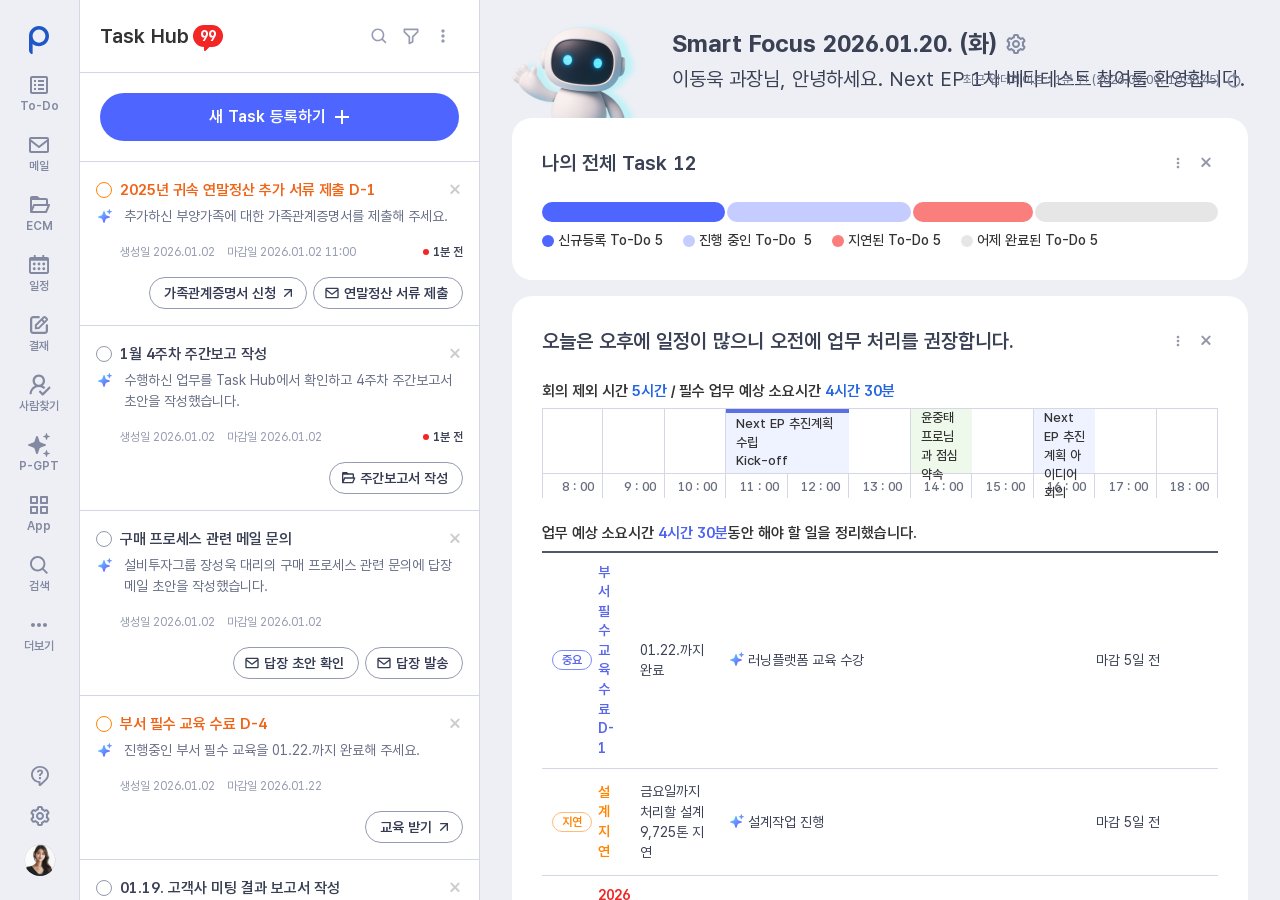
<file: index.html>
<!DOCTYPE html>
<html lang="ko">
<head>
<meta charset="UTF-8">
<title>Posco Nextep</title>
<link rel="stylesheet" href="./styles/base.css">
<link rel="stylesheet" href="./styles/layout.css">
<link rel="stylesheet" href="./styles/index.css">
</head>
<body>
<div class="layout">
  <div id="lnb"></div>
  <aside class="layout__left-panel">
    <header class="task-hub">
      <div class="task-hub__heading">
        <h2 class="task-hub__title">Task Hub</h2>
        <span class="count-badge">99</span>
      </div>
      <div class="task-hub__actions">
        <button type="button" class="action-icon" data-icon="search" aria-label="검색">
          <span class="action-icon__icon"></span>
        </button>
        <button type="button" class="action-icon" data-icon="filter" aria-label="필터">
          <span class="action-icon__icon"></span>
        </button>
        <button type="button" class="action-icon" data-icon="more" aria-label="더보기">
          <span class="action-icon__icon"></span>
        </button>
      </div>
    </header>
    <section class="task-register">
      <button type="button" class="task-register__button">
        <span class="task-register__label">새 Task 등록하기</span>
        <span class="task-register__icon" aria-hidden="true"></span>
      </button>
    </section>
    <section class="task-list" id="taskList"></section>
  </aside>
  <div class="layout__contents">
    <section class="smart-focus">
      <img class="smart-focus__bot" src="./assets/images/img-bot.png" alt="" aria-hidden="true">
      <div class="smart-focus__main">
        <div class="smart-focus__title-row">
          <h2 class="smart-focus__title">Smart Focus 2026.01.20. (화) </h2>
          <button type="button" class="smart-focus__settings" aria-label="설정">
            <img class="smart-focus__settings-icon" src="./assets/icons/BiCog.svg" alt="" aria-hidden="true">
          </button>
        </div>
        <div class="smart-focus__greeting">
          <p class="smart-focus__greeting-text">이동욱 과장님, 안녕하세요. Next EP 1차 베타테스트 참여를 환영합니다.</p>
        </div>
      </div>
      <div class="smart-focus__meta">
        <p class="smart-focus__update">최근 업데데이트 : 1분 전 (2026.09.09. 10:38:45)</p>
        <button type="button" class="smart-focus__refresh" aria-label="새로고침">
          <img class="smart-focus__refresh-icon" src="./assets/icons/BiRevision.svg" alt="" aria-hidden="true">
        </button>
      </div>
    </section>
    <section class="task-overview">
      <div class="task-overview__header">
        <h3 class="task-overview__title">나의 전체 Task 12</h3>
        <div class="task-overview__actions">
          <button type="button" class="task-overview__action" aria-label="더보기">
            <img class="task-overview__action-icon" src="./assets/icons/ico-more-ver.svg" alt="" aria-hidden="true">
          </button>
          <button type="button" class="task-overview__action" aria-label="닫기">
            <img class="task-overview__action-icon" src="./assets/icons/IconX.svg" alt="" aria-hidden="true">
          </button>
        </div>
      </div>
      <div class="task-overview__chart">
        <div class="task-overview__bar">
          <span class="task-overview__bar-segment task-overview__bar-segment--new"></span>
          <span class="task-overview__bar-segment task-overview__bar-segment--in-progress"></span>
          <span class="task-overview__bar-segment task-overview__bar-segment--delayed"></span>
          <span class="task-overview__bar-segment task-overview__bar-segment--complete"></span>
        </div>
        <div class="task-overview__legend">
          <span class="task-overview__legend-item">
            <span class="task-overview__legend-dot task-overview__legend-dot--new"></span>
            <span class="task-overview__legend-label">신규등록 To-Do 5</span>
          </span>
          <span class="task-overview__legend-item">
            <span class="task-overview__legend-dot task-overview__legend-dot--in-progress"></span>
            <span class="task-overview__legend-label">진행 중인 To-Do&nbsp; 5</span>
          </span>
          <span class="task-overview__legend-item">
            <span class="task-overview__legend-dot task-overview__legend-dot--delayed"></span>
            <span class="task-overview__legend-label">지연된 To-Do 5</span>
          </span>
          <span class="task-overview__legend-item">
            <span class="task-overview__legend-dot task-overview__legend-dot--complete"></span>
            <span class="task-overview__legend-label">어제 완료된 To-Do 5</span>
          </span>
        </div>
      </div>
    </section>
    <section class="today-plan">
      <div class="today-plan__header">
        <h3 class="today-plan__title">오늘은 오후에 일정이 많으니 오전에 업무 처리를 권장합니다.</h3>
        <div class="today-plan__actions">
          <button type="button" class="today-plan__action" aria-label="더보기">
            <img class="today-plan__action-icon" src="./assets/icons/ico-more-ver.svg" alt="" aria-hidden="true">
          </button>
          <button type="button" class="today-plan__action" aria-label="닫기">
            <img class="today-plan__action-icon" src="./assets/icons/IconX.svg" alt="" aria-hidden="true">
          </button>
        </div>
      </div>
      <div class="today-plan__schedule">
        <p class="today-plan__schedule-caption">회의 제외 시간 <span class="today-plan__highlight">5시간</span> / 필수 업무 예상 소요시간 <span class="today-plan__highlight">4시간 30분</span></p>
        <div class="today-plan__timeline">
          <div class="today-plan__hour today-plan__hour--edge"><div class="today-plan__hour-slot"></div><div class="today-plan__hour-label">8 : 00</div></div>
          <div class="today-plan__hour"><div class="today-plan__hour-slot"></div><div class="today-plan__hour-label">9 : 00</div></div>
          <div class="today-plan__hour"><div class="today-plan__hour-slot"></div><div class="today-plan__hour-label">10 : 00</div></div>
          <div class="today-plan__hour today-plan__hour--mute"><div class="today-plan__hour-slot"></div><div class="today-plan__hour-label">11 : 00</div></div>
          <div class="today-plan__hour"><div class="today-plan__hour-slot"></div><div class="today-plan__hour-label">12 : 00</div></div>
          <div class="today-plan__hour"><div class="today-plan__hour-slot"></div><div class="today-plan__hour-label">13 : 00</div></div>
          <div class="today-plan__hour"><div class="today-plan__hour-slot"></div><div class="today-plan__hour-label">14 : 00</div></div>
          <div class="today-plan__hour"><div class="today-plan__hour-slot"></div><div class="today-plan__hour-label">15 : 00</div></div>
          <div class="today-plan__hour"><div class="today-plan__hour-slot"></div><div class="today-plan__hour-label">16 : 00</div></div>
          <div class="today-plan__hour"><div class="today-plan__hour-slot"></div><div class="today-plan__hour-label">17 : 00</div></div>
          <div class="today-plan__hour today-plan__hour--edge"><div class="today-plan__hour-slot"></div><div class="today-plan__hour-label">18 : 00</div></div>
          <div class="today-plan__event today-plan__event--blue today-plan__event--kickoff">
            <div class="today-plan__event-bar"></div>
            <div class="today-plan__event-text">
              <p>Next EP 추진계획 수립 </p>
              <p>Kick-off</p>
            </div>
          </div>
          <div class="today-plan__event today-plan__event--green today-plan__event--lunch">
            <div class="today-plan__event-bar"></div>
            <div class="today-plan__event-text">
              <p>윤중태 프로님과 점심약속</p>
            </div>
          </div>
          <div class="today-plan__event today-plan__event--blue today-plan__event--idea">
            <div class="today-plan__event-bar"></div>
            <div class="today-plan__event-text">
              <p>Next EP 추진 계획 아이디어 회의</p>
            </div>
          </div>
        </div>
      </div>
      <div class="today-plan__tasks">
        <p class="today-plan__tasks-caption">업무 예상 소요시간 <span class="today-plan__highlight today-plan__highlight--alt">4시간 30분</span>동안 해야 할 일을 정리했습니다.</p>
        <div class="today-plan__table">
          <div class="today-plan__row today-plan__row--first">
            <div class="today-plan__cell today-plan__cell--badge">
              <span class="today-plan__badge today-plan__badge--primary">중요</span>
              <span class="today-plan__cell-text today-plan__cell-text--primary">부서 필수 교육 수료 D-1</span>
            </div>
            <div class="today-plan__cell"><span class="today-plan__cell-text">01.22.까지 완료</span></div>
            <div class="today-plan__cell today-plan__cell--resource">
              <div class="today-plan__resource-item">
                <img class="today-plan__resource-icon" src="./assets/icons/IconAI-2Star-Color.svg" alt="" aria-hidden="true">
                <span class="today-plan__resource-text">러닝플랫폼 교육 수강</span>
              </div>
            </div>
            <div class="today-plan__cell today-plan__cell--due"><span class="today-plan__cell-text">마감 5일 전</span></div>
          </div>
          <div class="today-plan__row">
            <div class="today-plan__cell today-plan__cell--badge">
              <span class="today-plan__badge today-plan__badge--warning">지연</span>
              <span class="today-plan__cell-text today-plan__cell-text--warning">설계지연</span>
            </div>
            <div class="today-plan__cell"><span class="today-plan__cell-text">금요일까지 처리할 설계 9,725톤 지연</span></div>
            <div class="today-plan__cell today-plan__cell--resource">
              <div class="today-plan__resource-item">
                <img class="today-plan__resource-icon" src="./assets/icons/IconAI-2Star-Color.svg" alt="" aria-hidden="true">
                <span class="today-plan__resource-text">설계작업 진행</span>
              </div>
            </div>
            <div class="today-plan__cell today-plan__cell--due"><span class="today-plan__cell-text">마감 5일 전</span></div>
          </div>
          <div class="today-plan__row">
            <div class="today-plan__cell today-plan__cell--badge">
              <span class="today-plan__badge today-plan__badge--danger">중요</span>
              <span class="today-plan__cell-text today-plan__cell-text--danger">2026년 귀속 근로소득 연말 정산 자료 제출</span>
            </div>
            <div class="today-plan__cell"><span class="today-plan__cell-text">추가하신 부양가족에 대한 가족관례증명서 추가 제출</span></div>
            <div class="today-plan__cell today-plan__cell--resource">
              <div class="today-plan__resource-item">
                <img class="today-plan__resource-icon" src="./assets/icons/IconAI-2Star-Color.svg" alt="" aria-hidden="true">
                <span class="today-plan__resource-text">법무부 가족관계증명서 신청</span>
              </div>
              <div class="today-plan__resource-item">
                <img class="today-plan__resource-icon" src="./assets/icons/IconAI-2Star-Color.svg" alt="" aria-hidden="true">
                <span class="today-plan__resource-text">연말정산 서류 제출</span>
              </div>
            </div>
            <div class="today-plan__cell today-plan__cell--due"><span class="today-plan__cell-text">마감 5일 전</span></div>
          </div>
          <div class="today-plan__row">
            <div class="today-plan__cell"><span class="today-plan__cell-text today-plan__cell-text--bold">1월 4주차 주간보고서 작성</span></div>
            <div class="today-plan__cell"><span class="today-plan__cell-text">수행하신 업무를 To-Do에서 확인하고 보고서 초안 작성</span></div>
            <div class="today-plan__cell today-plan__cell--resource">
              <div class="today-plan__resource-item">
                <img class="today-plan__resource-icon" src="./assets/icons/IconAI-2Star-Color.svg" alt="" aria-hidden="true">
                <span class="today-plan__resource-text">주간업무보고_1월 4주차.pptx</span>
              </div>
            </div>
            <div class="today-plan__cell today-plan__cell--due"><span class="today-plan__cell-text">마감 5일 전</span></div>
          </div>
          <div class="today-plan__row">
            <div class="today-plan__cell"><span class="today-plan__cell-text today-plan__cell-text--bold">1월 4주차 주간보고서 작성</span></div>
            <div class="today-plan__cell"><span class="today-plan__cell-text">01.20. 12 : 00에 사용하신 법인카드 사용내역 정산 신청 필요 </span></div>
            <div class="today-plan__cell today-plan__cell--resource">
              <div class="today-plan__resource-item">
                <img class="today-plan__resource-icon" src="./assets/icons/IconAI-2Star-Color.svg" alt="" aria-hidden="true">
                <span class="today-plan__resource-text">법인카카드 정산</span>
              </div>
            </div>
            <div class="today-plan__cell today-plan__cell--due"><span class="today-plan__cell-text">마감 5일 전</span></div>
          </div>
        </div>
      </div>
    </section>
    <section class="team-schedule">
      <div class="team-schedule__header">
        <h3 class="team-schedule__title">오늘 팀원들의 주요 일정입니다.</h3>
        <div class="team-schedule__header-right">
          <div class="team-schedule__avatars">
            <span class="team-schedule__avatar-item"><img class="team-schedule__avatar" src="./assets/avatar/male01.jpg" alt=""></span>
            <span class="team-schedule__avatar-item"><img class="team-schedule__avatar" src="./assets/avatar/female01.jpg" alt=""></span>
            <span class="team-schedule__avatar-item"><img class="team-schedule__avatar" src="./assets/avatar/male02.jpg" alt=""></span>
            <span class="team-schedule__avatar-item team-schedule__avatar-item--more">+3</span>
          </div>
          <div class="team-schedule__actions">
            <button type="button" class="team-schedule__action" aria-label="더보기">
              <img class="team-schedule__action-icon" src="./assets/icons/ico-more-ver.svg" alt="" aria-hidden="true">
            </button>
            <button type="button" class="team-schedule__action" aria-label="닫기">
              <img class="team-schedule__action-icon" src="./assets/icons/IconX.svg" alt="" aria-hidden="true">
            </button>
          </div>
        </div>
      </div>
      <div class="team-schedule__timeline">
        <div class="team-schedule__hour team-schedule__hour--edge"><div class="team-schedule__hour-slot"></div><div class="team-schedule__hour-label">8 : 00</div></div>
        <div class="team-schedule__hour"><div class="team-schedule__hour-slot"></div><div class="team-schedule__hour-label">9 : 00</div></div>
        <div class="team-schedule__hour"><div class="team-schedule__hour-slot"></div><div class="team-schedule__hour-label">10 : 00</div></div>
        <div class="team-schedule__hour"><div class="team-schedule__hour-slot"></div><div class="team-schedule__hour-label">11 : 00</div></div>
        <div class="team-schedule__hour"><div class="team-schedule__hour-slot"></div><div class="team-schedule__hour-label">12 :00</div></div>
        <div class="team-schedule__hour"><div class="team-schedule__hour-slot"></div><div class="team-schedule__hour-label">13 : 00</div></div>
        <div class="team-schedule__hour"><div class="team-schedule__hour-slot"></div><div class="team-schedule__hour-label">14 : 00</div></div>
        <div class="team-schedule__hour"><div class="team-schedule__hour-slot"></div><div class="team-schedule__hour-label">15 : 00</div></div>
        <div class="team-schedule__hour"><div class="team-schedule__hour-slot"></div><div class="team-schedule__hour-label">16 : 00</div></div>
        <div class="team-schedule__hour"><div class="team-schedule__hour-slot"></div><div class="team-schedule__hour-label">17 : 00</div></div>
        <div class="team-schedule__hour team-schedule__hour--edge"><div class="team-schedule__hour-slot"></div><div class="team-schedule__hour-label">18 : 00</div></div>
        <div class="team-schedule__event team-schedule__event--blue team-schedule__event--p1">
          <div class="team-schedule__event-user">
            <span class="team-schedule__event-avatar"><img src="./assets/avatar/male01.jpg" alt=""></span>
            <span class="team-schedule__event-name">박보검</span>
          </div>
          <span class="team-schedule__event-title">주간업무보고</span>
        </div>
        <div class="team-schedule__event team-schedule__event--blue team-schedule__event--p2">
          <div class="team-schedule__event-user">
            <span class="team-schedule__event-avatar"><img src="./assets/avatar/male01.jpg" alt=""></span>
            <span class="team-schedule__event-name">박보검</span>
          </div>
          <span class="team-schedule__event-title">NextEP 추진계획 수립 Kick-off</span>
        </div>
        <div class="team-schedule__event team-schedule__event--blue team-schedule__event--p3">
          <div class="team-schedule__event-user">
            <span class="team-schedule__event-avatar"><img src="./assets/avatar/male01.jpg" alt=""></span>
            <span class="team-schedule__event-name">박보검</span>
          </div>
          <span class="team-schedule__event-title">점심약속</span>
        </div>
        <div class="team-schedule__event team-schedule__event--royal-blue team-schedule__event--p4">
          <div class="team-schedule__event-user">
            <span class="team-schedule__event-avatar"><img src="./assets/avatar/female01.jpg" alt=""></span>
            <span class="team-schedule__event-name">김세정</span>
          </div>
          <span class="team-schedule__event-title">주간업무보고</span>
        </div>
        <div class="team-schedule__event team-schedule__event--bright-blue team-schedule__event--p5">
          <div class="team-schedule__event-user">
            <span class="team-schedule__event-avatar"><img src="./assets/avatar/female01.jpg" alt=""></span>
            <span class="team-schedule__event-name">김세정</span>
          </div>
          <span class="team-schedule__event-title">XXX고객사 미팅</span>
        </div>
        <div class="team-schedule__event team-schedule__event--gray team-schedule__event--p6">
          <div class="team-schedule__event-user">
            <span class="team-schedule__event-avatar"><img src="./assets/avatar/male02.jpg" alt=""></span>
            <span class="team-schedule__event-name">김일도</span>
          </div>
          <span class="team-schedule__event-title">주간업무보고</span>
        </div>
        <div class="team-schedule__event team-schedule__event--gray team-schedule__event--p7">
          <div class="team-schedule__event-user">
            <span class="team-schedule__event-avatar"><img src="./assets/avatar/male02.jpg" alt=""></span>
            <span class="team-schedule__event-name">김일도</span>
          </div>
          <span class="team-schedule__event-title">협력사 미팅</span>
        </div>
      </div>
    </section>
    <section class="news-summary">
      <div class="news-summary__header">
        <h3 class="news-summary__heading">관심 있으실 만한 오늘의 뉴스 요약입니다.</h3>
        <div class="news-summary__actions">
          <button type="button" class="news-summary__action" aria-label="더보기">
            <img class="news-summary__action-icon" src="./assets/icons/ico-more-ver.svg" alt="" aria-hidden="true">
          </button>
          <button type="button" class="news-summary__action" aria-label="닫기">
            <img class="news-summary__action-icon" src="./assets/icons/IconX.svg" alt="" aria-hidden="true">
          </button>
        </div>
      </div>
      <div class="news-summary__list">
        <article class="news-summary__card">
          <img class="news-summary__thumb" src="./assets/images/thm-news.png" alt="" aria-hidden="true">
          <div class="news-summary__contents">
            <h4 class="news-summary__title">KDI, 올해 성장률 1.8→1.9% 상향</h4>
            <div class="news-summary__body">
              <img class="news-summary__body-icon" src="./assets/icons/IconAI-2Star-Color.svg" alt="" aria-hidden="true">
              <p class="news-summary__body-text">한국개발연구원(KDI)이 반도체 수출 호조세를 반영해 올해 우리나라 경제성장률 전망치를 1.9%로 상향 조정했다.</p>
            </div>
            <a class="news-summary__anchor" href="#">
              <span class="news-summary__anchor-text">자세히 보기</span>
              <span class="news-summary__anchor-icon" aria-hidden="true">
                <svg width="16" height="16" viewBox="0 0 16 16" fill="none"><path d="M5 11L11 5M11 5H6M11 5V10" stroke="currentColor" stroke-width="1.5" stroke-linecap="round" stroke-linejoin="round"/></svg>
              </span>
            </a>
          </div>
        </article>
        <article class="news-summary__card">
          <img class="news-summary__thumb" src="./assets/images/thm-news.png" alt="" aria-hidden="true">
          <div class="news-summary__contents">
            <h4 class="news-summary__title">'변하지 않는 것들' 신규 등록</h4>
            <div class="news-summary__body">
              <img class="news-summary__body-icon" src="./assets/icons/IconAI-2Star-Color.svg" alt="" aria-hidden="true">
              <p class="news-summary__body-text">세계적인 베스트셀러 《돈의 심리학》의 저자 모건 하우절이 3년 만에 세상에 내놓은 신작.'절대 변하지 않는 것들에 대한 23가지 이야기'를 전한다. 출간하자마자 아마존과 뉴욕타임스 베스트셀러 자리에 오르며 아마존 독자들과 오피니언 리더들의 극찬을 받았다.</p>
            </div>
            <a class="news-summary__anchor" href="#">
              <span class="news-summary__anchor-text">러닝플랫폼으로 보기</span>
              <span class="news-summary__anchor-icon" aria-hidden="true">
                <svg width="16" height="16" viewBox="0 0 16 16" fill="none"><path d="M5 11L11 5M11 5H6M11 5V10" stroke="currentColor" stroke-width="1.5" stroke-linecap="round" stroke-linejoin="round"/></svg>
              </span>
            </a>
          </div>
        </article>
        <article class="news-summary__card">
          <img class="news-summary__thumb" src="./assets/images/thm-news.png" alt="" aria-hidden="true">
          <div class="news-summary__contents">
            <h4 class="news-summary__title">철강석 가격 987원 돌파</h4>
            <div class="news-summary__body">
              <img class="news-summary__body-icon" src="./assets/icons/IconAI-2Star-Color.svg" alt="" aria-hidden="true">
              <p class="news-summary__body-text">철강석 가격 하락세가 여러 시장에서 나타나고 있습니다. 중국 철광석 및 철근 선물 가격 하락, 거래소 가격도 약세 흐름입니다.</p>
            </div>
            <a class="news-summary__anchor" href="#">
              <span class="news-summary__anchor-text">철강석 정보보기</span>
              <span class="news-summary__anchor-icon" aria-hidden="true">
                <svg width="16" height="16" viewBox="0 0 16 16" fill="none"><path d="M5 11L11 5M11 5H6M11 5V10" stroke="currentColor" stroke-width="1.5" stroke-linecap="round" stroke-linejoin="round"/></svg>
              </span>
            </a>
          </div>
        </article>
      </div>
    </section>
    <section class="report-drafts">
      <div class="report-drafts__header">
        <h3 class="report-drafts__heading">전일 완료하고 보고하지 않은 To-Do 기반으로 보고서 초안을 작성했습니다.</h3>
        <div class="report-drafts__actions">
          <button type="button" class="report-drafts__action" aria-label="더보기">
            <img class="report-drafts__action-icon" src="./assets/icons/ico-more-ver.svg" alt="" aria-hidden="true">
          </button>
          <button type="button" class="report-drafts__action" aria-label="닫기">
            <img class="report-drafts__action-icon" src="./assets/icons/IconX.svg" alt="" aria-hidden="true">
          </button>
        </div>
      </div>
      <div class="report-drafts__list">
        <article class="report-drafts__card">
          <div class="report-drafts__icon-wrap">
            <img class="report-drafts__icon" src="./assets/icons/GrScorecard.svg" alt="" aria-hidden="true">
          </div>
          <div class="report-drafts__contents">
            <div class="report-drafts__info">
              <h4 class="report-drafts__title">01.19. 고객사 미팅 결과</h4>
              <div class="report-drafts__body">
                <img class="report-drafts__body-icon" src="./assets/icons/IconAI-2Star-Color.svg" alt="" aria-hidden="true">
                <p class="report-drafts__body-text">지난 메일과 회의록을 기반으로 초안을 작성했습니다. 미팅 이후 보고된 메일, 생성된 문서 등이 없어 보고서 초안을 제안드립니다.</p>
              </div>
            </div>
            <div class="report-drafts__buttons">
              <button type="button" class="report-drafts__button">결과 보고서 작성하기</button>
              <button type="button" class="report-drafts__button">메일 보내기</button>
            </div>
          </div>
        </article>
        <article class="report-drafts__card">
          <div class="report-drafts__icon-wrap">
            <img class="report-drafts__icon" src="./assets/icons/GrScorecard.svg" alt="" aria-hidden="true">
          </div>
          <div class="report-drafts__contents">
            <div class="report-drafts__info">
              <h4 class="report-drafts__title">01.19. 고객사 미팅 결과</h4>
              <div class="report-drafts__body">
                <img class="report-drafts__body-icon" src="./assets/icons/IconAI-2Star-Color.svg" alt="" aria-hidden="true">
                <p class="report-drafts__body-text">지난 메일과 회의록을 기반으로 초안을 작성했습니다. 미팅 이후 보고된 메일, 생성된 문서 등이 없어 보고서 초안을 제안드립니다.</p>
              </div>
            </div>
            <div class="report-drafts__buttons">
              <button type="button" class="report-drafts__button">결과 보고서 작성하기</button>
              <button type="button" class="report-drafts__button">메일 보내기</button>
            </div>
          </div>
        </article>
        <article class="report-drafts__card">
          <div class="report-drafts__icon-wrap">
            <img class="report-drafts__icon" src="./assets/icons/GrScorecard.svg" alt="" aria-hidden="true">
          </div>
          <div class="report-drafts__contents">
            <div class="report-drafts__info">
              <h4 class="report-drafts__title">01.19. 고객사 미팅 결과</h4>
              <div class="report-drafts__body">
                <img class="report-drafts__body-icon" src="./assets/icons/IconAI-2Star-Color.svg" alt="" aria-hidden="true">
                <p class="report-drafts__body-text">지난 메일과 회의록을 기반으로 초안을 작성했습니다. 미팅 이후 보고된 메일, 생성된 문서 등이 없어 보고서 초안을 제안드립니다.</p>
              </div>
            </div>
            <div class="report-drafts__buttons">
              <button type="button" class="report-drafts__button">결과 보고서 작성하기</button>
              <button type="button" class="report-drafts__button">메일 보내기</button>
            </div>
          </div>
        </article>
      </div>
    </section>
  </div>
</div>
<script src="./components/components.js"></script>
<script>
  document.getElementById('lnb').innerHTML = SIDEBAR_HTML;
  document.getElementById('taskList').innerHTML = TASK_LIST_DATA.map(renderCardTask).join('');
</script>
<script src="./components/layout/sidebar.js"></script>
</body>
</html>
</file>
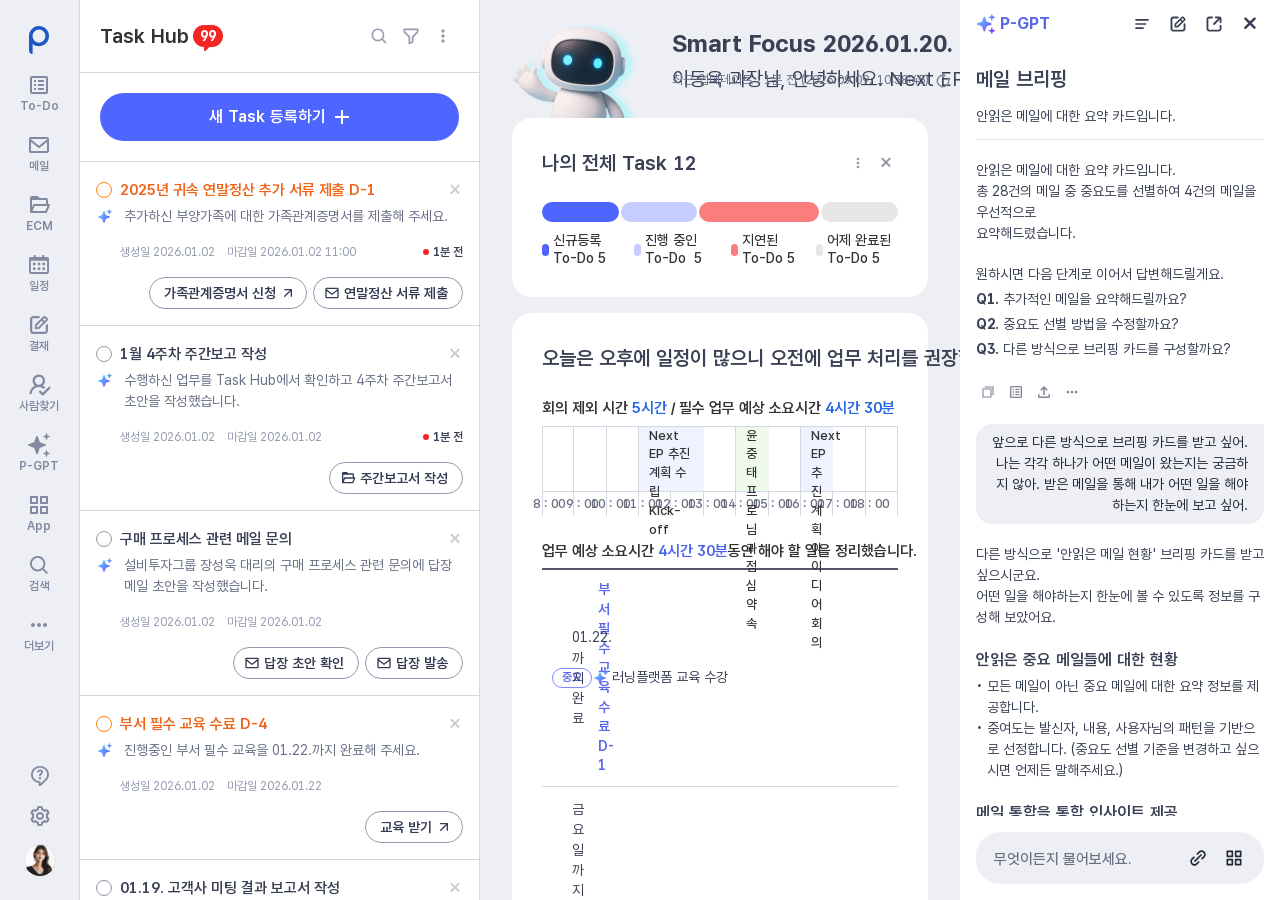
<file: index-pgpt.html>
<!DOCTYPE html>
<html lang="ko">
<head>
<meta charset="UTF-8">
<title>Posco Nextep</title>
<link rel="stylesheet" href="./styles/base.css">
<link rel="stylesheet" href="./styles/layout.css">
<link rel="stylesheet" href="./styles/index.css">
</head>
<body>
<div class="layout">
  <div id="lnb"></div>
  <aside class="layout__left-panel">
    <header class="task-hub">
      <div class="task-hub__heading">
        <h2 class="task-hub__title">Task Hub</h2>
        <span class="count-badge">99</span>
      </div>
      <div class="task-hub__actions">
        <button type="button" class="action-icon" data-icon="search" aria-label="검색">
          <span class="action-icon__icon"></span>
        </button>
        <button type="button" class="action-icon" data-icon="filter" aria-label="필터">
          <span class="action-icon__icon"></span>
        </button>
        <button type="button" class="action-icon" data-icon="more" aria-label="더보기">
          <span class="action-icon__icon"></span>
        </button>
      </div>
    </header>
    <section class="task-register">
      <button type="button" class="task-register__button">
        <span class="task-register__label">새 Task 등록하기</span>
        <span class="task-register__icon" aria-hidden="true"></span>
      </button>
    </section>
    <section class="task-list" id="taskList"></section>
  </aside>
  <div class="layout__contents">
    <section class="smart-focus">
      <img class="smart-focus__bot" src="./assets/images/img-bot.png" alt="" aria-hidden="true">
      <div class="smart-focus__main">
        <div class="smart-focus__title-row">
          <h2 class="smart-focus__title">Smart Focus 2026.01.20. (화) </h2>
          <button type="button" class="smart-focus__settings" aria-label="설정">
            <img class="smart-focus__settings-icon" src="./assets/icons/BiCog.svg" alt="" aria-hidden="true">
          </button>
        </div>
        <div class="smart-focus__greeting">
          <p class="smart-focus__greeting-text">이동욱 과장님, 안녕하세요. Next EP 1차 베타테스트 참여를 환영합니다.</p>
        </div>
      </div>
      <div class="smart-focus__meta">
        <p class="smart-focus__update">최근 업데데이트 : 1분 전 (2026.09.09. 10:38:45)</p>
        <button type="button" class="smart-focus__refresh" aria-label="새로고침">
          <img class="smart-focus__refresh-icon" src="./assets/icons/BiRevision.svg" alt="" aria-hidden="true">
        </button>
      </div>
    </section>
    <section class="task-overview">
      <div class="task-overview__header">
        <h3 class="task-overview__title">나의 전체 Task 12</h3>
        <div class="task-overview__actions">
          <button type="button" class="task-overview__action" aria-label="더보기">
            <img class="task-overview__action-icon" src="./assets/icons/ico-more-ver.svg" alt="" aria-hidden="true">
          </button>
          <button type="button" class="task-overview__action" aria-label="닫기">
            <img class="task-overview__action-icon" src="./assets/icons/IconX.svg" alt="" aria-hidden="true">
          </button>
        </div>
      </div>
      <div class="task-overview__chart">
        <div class="task-overview__bar">
          <span class="task-overview__bar-segment task-overview__bar-segment--new"></span>
          <span class="task-overview__bar-segment task-overview__bar-segment--in-progress"></span>
          <span class="task-overview__bar-segment task-overview__bar-segment--delayed"></span>
          <span class="task-overview__bar-segment task-overview__bar-segment--complete"></span>
        </div>
        <div class="task-overview__legend">
          <span class="task-overview__legend-item">
            <span class="task-overview__legend-dot task-overview__legend-dot--new"></span>
            <span class="task-overview__legend-label">신규등록 To-Do 5</span>
          </span>
          <span class="task-overview__legend-item">
            <span class="task-overview__legend-dot task-overview__legend-dot--in-progress"></span>
            <span class="task-overview__legend-label">진행 중인 To-Do&nbsp; 5</span>
          </span>
          <span class="task-overview__legend-item">
            <span class="task-overview__legend-dot task-overview__legend-dot--delayed"></span>
            <span class="task-overview__legend-label">지연된 To-Do 5</span>
          </span>
          <span class="task-overview__legend-item">
            <span class="task-overview__legend-dot task-overview__legend-dot--complete"></span>
            <span class="task-overview__legend-label">어제 완료된 To-Do 5</span>
          </span>
        </div>
      </div>
    </section>
    <section class="today-plan">
      <div class="today-plan__header">
        <h3 class="today-plan__title">오늘은 오후에 일정이 많으니 오전에 업무 처리를 권장합니다.</h3>
        <div class="today-plan__actions">
          <button type="button" class="today-plan__action" aria-label="더보기">
            <img class="today-plan__action-icon" src="./assets/icons/ico-more-ver.svg" alt="" aria-hidden="true">
          </button>
          <button type="button" class="today-plan__action" aria-label="닫기">
            <img class="today-plan__action-icon" src="./assets/icons/IconX.svg" alt="" aria-hidden="true">
          </button>
        </div>
      </div>
      <div class="today-plan__schedule">
        <p class="today-plan__schedule-caption">회의 제외 시간 <span class="today-plan__highlight">5시간</span> / 필수 업무 예상 소요시간 <span class="today-plan__highlight">4시간 30분</span></p>
        <div class="today-plan__timeline">
          <div class="today-plan__hour today-plan__hour--edge"><div class="today-plan__hour-slot"></div><div class="today-plan__hour-label">8 : 00</div></div>
          <div class="today-plan__hour"><div class="today-plan__hour-slot"></div><div class="today-plan__hour-label">9 : 00</div></div>
          <div class="today-plan__hour"><div class="today-plan__hour-slot"></div><div class="today-plan__hour-label">10 : 00</div></div>
          <div class="today-plan__hour today-plan__hour--mute"><div class="today-plan__hour-slot"></div><div class="today-plan__hour-label">11 : 00</div></div>
          <div class="today-plan__hour"><div class="today-plan__hour-slot"></div><div class="today-plan__hour-label">12 : 00</div></div>
          <div class="today-plan__hour"><div class="today-plan__hour-slot"></div><div class="today-plan__hour-label">13 : 00</div></div>
          <div class="today-plan__hour"><div class="today-plan__hour-slot"></div><div class="today-plan__hour-label">14 : 00</div></div>
          <div class="today-plan__hour"><div class="today-plan__hour-slot"></div><div class="today-plan__hour-label">15 : 00</div></div>
          <div class="today-plan__hour"><div class="today-plan__hour-slot"></div><div class="today-plan__hour-label">16 : 00</div></div>
          <div class="today-plan__hour"><div class="today-plan__hour-slot"></div><div class="today-plan__hour-label">17 : 00</div></div>
          <div class="today-plan__hour today-plan__hour--edge"><div class="today-plan__hour-slot"></div><div class="today-plan__hour-label">18 : 00</div></div>
          <div class="today-plan__event today-plan__event--blue today-plan__event--kickoff">
            <div class="today-plan__event-bar"></div>
            <div class="today-plan__event-text">
              <p>Next EP 추진계획 수립 </p>
              <p>Kick-off</p>
            </div>
          </div>
          <div class="today-plan__event today-plan__event--green today-plan__event--lunch">
            <div class="today-plan__event-bar"></div>
            <div class="today-plan__event-text">
              <p>윤중태 프로님과 점심약속</p>
            </div>
          </div>
          <div class="today-plan__event today-plan__event--blue today-plan__event--idea">
            <div class="today-plan__event-bar"></div>
            <div class="today-plan__event-text">
              <p>Next EP 추진 계획 아이디어 회의</p>
            </div>
          </div>
        </div>
      </div>
      <div class="today-plan__tasks">
        <p class="today-plan__tasks-caption">업무 예상 소요시간 <span class="today-plan__highlight today-plan__highlight--alt">4시간 30분</span>동안 해야 할 일을 정리했습니다.</p>
        <div class="today-plan__table">
          <div class="today-plan__row today-plan__row--first">
            <div class="today-plan__cell today-plan__cell--badge">
              <span class="today-plan__badge today-plan__badge--primary">중요</span>
              <span class="today-plan__cell-text today-plan__cell-text--primary">부서 필수 교육 수료 D-1</span>
            </div>
            <div class="today-plan__cell"><span class="today-plan__cell-text">01.22.까지 완료</span></div>
            <div class="today-plan__cell today-plan__cell--resource">
              <div class="today-plan__resource-item">
                <img class="today-plan__resource-icon" src="./assets/icons/IconAI-2Star-Color.svg" alt="" aria-hidden="true">
                <span class="today-plan__resource-text">러닝플랫폼 교육 수강</span>
              </div>
            </div>
            <div class="today-plan__cell today-plan__cell--due"><span class="today-plan__cell-text">마감 5일 전</span></div>
          </div>
          <div class="today-plan__row">
            <div class="today-plan__cell today-plan__cell--badge">
              <span class="today-plan__badge today-plan__badge--warning">지연</span>
              <span class="today-plan__cell-text today-plan__cell-text--warning">설계지연</span>
            </div>
            <div class="today-plan__cell"><span class="today-plan__cell-text">금요일까지 처리할 설계 9,725톤 지연</span></div>
            <div class="today-plan__cell today-plan__cell--resource">
              <div class="today-plan__resource-item">
                <img class="today-plan__resource-icon" src="./assets/icons/IconAI-2Star-Color.svg" alt="" aria-hidden="true">
                <span class="today-plan__resource-text">설계작업 진행</span>
              </div>
            </div>
            <div class="today-plan__cell today-plan__cell--due"><span class="today-plan__cell-text">마감 5일 전</span></div>
          </div>
          <div class="today-plan__row">
            <div class="today-plan__cell today-plan__cell--badge">
              <span class="today-plan__badge today-plan__badge--danger">중요</span>
              <span class="today-plan__cell-text today-plan__cell-text--danger">2026년 귀속 근로소득 연말 정산 자료 제출</span>
            </div>
            <div class="today-plan__cell"><span class="today-plan__cell-text">추가하신 부양가족에 대한 가족관례증명서 추가 제출</span></div>
            <div class="today-plan__cell today-plan__cell--resource">
              <div class="today-plan__resource-item">
                <img class="today-plan__resource-icon" src="./assets/icons/IconAI-2Star-Color.svg" alt="" aria-hidden="true">
                <span class="today-plan__resource-text">법무부 가족관계증명서 신청</span>
              </div>
              <div class="today-plan__resource-item">
                <img class="today-plan__resource-icon" src="./assets/icons/IconAI-2Star-Color.svg" alt="" aria-hidden="true">
                <span class="today-plan__resource-text">연말정산 서류 제출</span>
              </div>
            </div>
            <div class="today-plan__cell today-plan__cell--due"><span class="today-plan__cell-text">마감 5일 전</span></div>
          </div>
          <div class="today-plan__row">
            <div class="today-plan__cell"><span class="today-plan__cell-text today-plan__cell-text--bold">1월 4주차 주간보고서 작성</span></div>
            <div class="today-plan__cell"><span class="today-plan__cell-text">수행하신 업무를 To-Do에서 확인하고 보고서 초안 작성</span></div>
            <div class="today-plan__cell today-plan__cell--resource">
              <div class="today-plan__resource-item">
                <img class="today-plan__resource-icon" src="./assets/icons/IconAI-2Star-Color.svg" alt="" aria-hidden="true">
                <span class="today-plan__resource-text">주간업무보고_1월 4주차.pptx</span>
              </div>
            </div>
            <div class="today-plan__cell today-plan__cell--due"><span class="today-plan__cell-text">마감 5일 전</span></div>
          </div>
          <div class="today-plan__row">
            <div class="today-plan__cell"><span class="today-plan__cell-text today-plan__cell-text--bold">1월 4주차 주간보고서 작성</span></div>
            <div class="today-plan__cell"><span class="today-plan__cell-text">01.20. 12 : 00에 사용하신 법인카드 사용내역 정산 신청 필요 </span></div>
            <div class="today-plan__cell today-plan__cell--resource">
              <div class="today-plan__resource-item">
                <img class="today-plan__resource-icon" src="./assets/icons/IconAI-2Star-Color.svg" alt="" aria-hidden="true">
                <span class="today-plan__resource-text">법인카카드 정산</span>
              </div>
            </div>
            <div class="today-plan__cell today-plan__cell--due"><span class="today-plan__cell-text">마감 5일 전</span></div>
          </div>
        </div>
      </div>
    </section>
    <section class="team-schedule">
      <div class="team-schedule__header">
        <h3 class="team-schedule__title">오늘 팀원들의 주요 일정입니다.</h3>
        <div class="team-schedule__header-right">
          <div class="team-schedule__avatars">
            <span class="team-schedule__avatar-item"><img class="team-schedule__avatar" src="./assets/avatar/male01.jpg" alt=""></span>
            <span class="team-schedule__avatar-item"><img class="team-schedule__avatar" src="./assets/avatar/female01.jpg" alt=""></span>
            <span class="team-schedule__avatar-item"><img class="team-schedule__avatar" src="./assets/avatar/male02.jpg" alt=""></span>
            <span class="team-schedule__avatar-item team-schedule__avatar-item--more">+3</span>
          </div>
          <div class="team-schedule__actions">
            <button type="button" class="team-schedule__action" aria-label="더보기">
              <img class="team-schedule__action-icon" src="./assets/icons/ico-more-ver.svg" alt="" aria-hidden="true">
            </button>
            <button type="button" class="team-schedule__action" aria-label="닫기">
              <img class="team-schedule__action-icon" src="./assets/icons/IconX.svg" alt="" aria-hidden="true">
            </button>
          </div>
        </div>
      </div>
      <div class="team-schedule__timeline">
        <div class="team-schedule__hour team-schedule__hour--edge"><div class="team-schedule__hour-slot"></div><div class="team-schedule__hour-label">8 : 00</div></div>
        <div class="team-schedule__hour"><div class="team-schedule__hour-slot"></div><div class="team-schedule__hour-label">9 : 00</div></div>
        <div class="team-schedule__hour"><div class="team-schedule__hour-slot"></div><div class="team-schedule__hour-label">10 : 00</div></div>
        <div class="team-schedule__hour"><div class="team-schedule__hour-slot"></div><div class="team-schedule__hour-label">11 : 00</div></div>
        <div class="team-schedule__hour"><div class="team-schedule__hour-slot"></div><div class="team-schedule__hour-label">12 :00</div></div>
        <div class="team-schedule__hour"><div class="team-schedule__hour-slot"></div><div class="team-schedule__hour-label">13 : 00</div></div>
        <div class="team-schedule__hour"><div class="team-schedule__hour-slot"></div><div class="team-schedule__hour-label">14 : 00</div></div>
        <div class="team-schedule__hour"><div class="team-schedule__hour-slot"></div><div class="team-schedule__hour-label">15 : 00</div></div>
        <div class="team-schedule__hour"><div class="team-schedule__hour-slot"></div><div class="team-schedule__hour-label">16 : 00</div></div>
        <div class="team-schedule__hour"><div class="team-schedule__hour-slot"></div><div class="team-schedule__hour-label">17 : 00</div></div>
        <div class="team-schedule__hour team-schedule__hour--edge"><div class="team-schedule__hour-slot"></div><div class="team-schedule__hour-label">18 : 00</div></div>
        <div class="team-schedule__event team-schedule__event--blue team-schedule__event--p1">
          <div class="team-schedule__event-user">
            <span class="team-schedule__event-avatar"><img src="./assets/avatar/male01.jpg" alt=""></span>
            <span class="team-schedule__event-name">박보검</span>
          </div>
          <span class="team-schedule__event-title">주간업무보고</span>
        </div>
        <div class="team-schedule__event team-schedule__event--blue team-schedule__event--p2">
          <div class="team-schedule__event-user">
            <span class="team-schedule__event-avatar"><img src="./assets/avatar/male01.jpg" alt=""></span>
            <span class="team-schedule__event-name">박보검</span>
          </div>
          <span class="team-schedule__event-title">NextEP 추진계획 수립 Kick-off</span>
        </div>
        <div class="team-schedule__event team-schedule__event--blue team-schedule__event--p3">
          <div class="team-schedule__event-user">
            <span class="team-schedule__event-avatar"><img src="./assets/avatar/male01.jpg" alt=""></span>
            <span class="team-schedule__event-name">박보검</span>
          </div>
          <span class="team-schedule__event-title">점심약속</span>
        </div>
        <div class="team-schedule__event team-schedule__event--royal-blue team-schedule__event--p4">
          <div class="team-schedule__event-user">
            <span class="team-schedule__event-avatar"><img src="./assets/avatar/female01.jpg" alt=""></span>
            <span class="team-schedule__event-name">김세정</span>
          </div>
          <span class="team-schedule__event-title">주간업무보고</span>
        </div>
        <div class="team-schedule__event team-schedule__event--bright-blue team-schedule__event--p5">
          <div class="team-schedule__event-user">
            <span class="team-schedule__event-avatar"><img src="./assets/avatar/female01.jpg" alt=""></span>
            <span class="team-schedule__event-name">김세정</span>
          </div>
          <span class="team-schedule__event-title">XXX고객사 미팅</span>
        </div>
        <div class="team-schedule__event team-schedule__event--gray team-schedule__event--p6">
          <div class="team-schedule__event-user">
            <span class="team-schedule__event-avatar"><img src="./assets/avatar/male02.jpg" alt=""></span>
            <span class="team-schedule__event-name">김일도</span>
          </div>
          <span class="team-schedule__event-title">주간업무보고</span>
        </div>
        <div class="team-schedule__event team-schedule__event--gray team-schedule__event--p7">
          <div class="team-schedule__event-user">
            <span class="team-schedule__event-avatar"><img src="./assets/avatar/male02.jpg" alt=""></span>
            <span class="team-schedule__event-name">김일도</span>
          </div>
          <span class="team-schedule__event-title">협력사 미팅</span>
        </div>
      </div>
    </section>
    <section class="news-summary">
      <div class="news-summary__header">
        <h3 class="news-summary__heading">관심 있으실 만한 오늘의 뉴스 요약입니다.</h3>
        <div class="news-summary__actions">
          <button type="button" class="news-summary__action" aria-label="더보기">
            <img class="news-summary__action-icon" src="./assets/icons/ico-more-ver.svg" alt="" aria-hidden="true">
          </button>
          <button type="button" class="news-summary__action" aria-label="닫기">
            <img class="news-summary__action-icon" src="./assets/icons/IconX.svg" alt="" aria-hidden="true">
          </button>
        </div>
      </div>
      <div class="news-summary__list">
        <article class="news-summary__card">
          <img class="news-summary__thumb" src="./assets/images/thm-news.png" alt="" aria-hidden="true">
          <div class="news-summary__contents">
            <h4 class="news-summary__title">KDI, 올해 성장률 1.8→1.9% 상향</h4>
            <div class="news-summary__body">
              <img class="news-summary__body-icon" src="./assets/icons/IconAI-2Star-Color.svg" alt="" aria-hidden="true">
              <p class="news-summary__body-text">한국개발연구원(KDI)이 반도체 수출 호조세를 반영해 올해 우리나라 경제성장률 전망치를 1.9%로 상향 조정했다.</p>
            </div>
            <a class="news-summary__anchor" href="#">
              <span class="news-summary__anchor-text">자세히 보기</span>
              <span class="news-summary__anchor-icon" aria-hidden="true">
                <svg width="16" height="16" viewBox="0 0 16 16" fill="none"><path d="M5 11L11 5M11 5H6M11 5V10" stroke="currentColor" stroke-width="1.5" stroke-linecap="round" stroke-linejoin="round"/></svg>
              </span>
            </a>
          </div>
        </article>
        <article class="news-summary__card">
          <img class="news-summary__thumb" src="./assets/images/thm-news.png" alt="" aria-hidden="true">
          <div class="news-summary__contents">
            <h4 class="news-summary__title">'변하지 않는 것들' 신규 등록</h4>
            <div class="news-summary__body">
              <img class="news-summary__body-icon" src="./assets/icons/IconAI-2Star-Color.svg" alt="" aria-hidden="true">
              <p class="news-summary__body-text">세계적인 베스트셀러 《돈의 심리학》의 저자 모건 하우절이 3년 만에 세상에 내놓은 신작.'절대 변하지 않는 것들에 대한 23가지 이야기'를 전한다. 출간하자마자 아마존과 뉴욕타임스 베스트셀러 자리에 오르며 아마존 독자들과 오피니언 리더들의 극찬을 받았다.</p>
            </div>
            <a class="news-summary__anchor" href="#">
              <span class="news-summary__anchor-text">러닝플랫폼으로 보기</span>
              <span class="news-summary__anchor-icon" aria-hidden="true">
                <svg width="16" height="16" viewBox="0 0 16 16" fill="none"><path d="M5 11L11 5M11 5H6M11 5V10" stroke="currentColor" stroke-width="1.5" stroke-linecap="round" stroke-linejoin="round"/></svg>
              </span>
            </a>
          </div>
        </article>
        <article class="news-summary__card">
          <img class="news-summary__thumb" src="./assets/images/thm-news.png" alt="" aria-hidden="true">
          <div class="news-summary__contents">
            <h4 class="news-summary__title">철강석 가격 987원 돌파</h4>
            <div class="news-summary__body">
              <img class="news-summary__body-icon" src="./assets/icons/IconAI-2Star-Color.svg" alt="" aria-hidden="true">
              <p class="news-summary__body-text">철강석 가격 하락세가 여러 시장에서 나타나고 있습니다. 중국 철광석 및 철근 선물 가격 하락, 거래소 가격도 약세 흐름입니다.</p>
            </div>
            <a class="news-summary__anchor" href="#">
              <span class="news-summary__anchor-text">철강석 정보보기</span>
              <span class="news-summary__anchor-icon" aria-hidden="true">
                <svg width="16" height="16" viewBox="0 0 16 16" fill="none"><path d="M5 11L11 5M11 5H6M11 5V10" stroke="currentColor" stroke-width="1.5" stroke-linecap="round" stroke-linejoin="round"/></svg>
              </span>
            </a>
          </div>
        </article>
      </div>
    </section>
    <section class="report-drafts">
      <div class="report-drafts__header">
        <h3 class="report-drafts__heading">전일 완료하고 보고하지 않은 To-Do 기반으로 보고서 초안을 작성했습니다.</h3>
        <div class="report-drafts__actions">
          <button type="button" class="report-drafts__action" aria-label="더보기">
            <img class="report-drafts__action-icon" src="./assets/icons/ico-more-ver.svg" alt="" aria-hidden="true">
          </button>
          <button type="button" class="report-drafts__action" aria-label="닫기">
            <img class="report-drafts__action-icon" src="./assets/icons/IconX.svg" alt="" aria-hidden="true">
          </button>
        </div>
      </div>
      <div class="report-drafts__list">
        <article class="report-drafts__card">
          <div class="report-drafts__icon-wrap">
            <img class="report-drafts__icon" src="./assets/icons/GrScorecard.svg" alt="" aria-hidden="true">
          </div>
          <div class="report-drafts__contents">
            <div class="report-drafts__info">
              <h4 class="report-drafts__title">01.19. 고객사 미팅 결과</h4>
              <div class="report-drafts__body">
                <img class="report-drafts__body-icon" src="./assets/icons/IconAI-2Star-Color.svg" alt="" aria-hidden="true">
                <p class="report-drafts__body-text">지난 메일과 회의록을 기반으로 초안을 작성했습니다. 미팅 이후 보고된 메일, 생성된 문서 등이 없어 보고서 초안을 제안드립니다.</p>
              </div>
            </div>
            <div class="report-drafts__buttons">
              <button type="button" class="report-drafts__button">결과 보고서 작성하기</button>
              <button type="button" class="report-drafts__button">메일 보내기</button>
            </div>
          </div>
        </article>
        <article class="report-drafts__card">
          <div class="report-drafts__icon-wrap">
            <img class="report-drafts__icon" src="./assets/icons/GrScorecard.svg" alt="" aria-hidden="true">
          </div>
          <div class="report-drafts__contents">
            <div class="report-drafts__info">
              <h4 class="report-drafts__title">01.19. 고객사 미팅 결과</h4>
              <div class="report-drafts__body">
                <img class="report-drafts__body-icon" src="./assets/icons/IconAI-2Star-Color.svg" alt="" aria-hidden="true">
                <p class="report-drafts__body-text">지난 메일과 회의록을 기반으로 초안을 작성했습니다. 미팅 이후 보고된 메일, 생성된 문서 등이 없어 보고서 초안을 제안드립니다.</p>
              </div>
            </div>
            <div class="report-drafts__buttons">
              <button type="button" class="report-drafts__button">결과 보고서 작성하기</button>
              <button type="button" class="report-drafts__button">메일 보내기</button>
            </div>
          </div>
        </article>
        <article class="report-drafts__card">
          <div class="report-drafts__icon-wrap">
            <img class="report-drafts__icon" src="./assets/icons/GrScorecard.svg" alt="" aria-hidden="true">
          </div>
          <div class="report-drafts__contents">
            <div class="report-drafts__info">
              <h4 class="report-drafts__title">01.19. 고객사 미팅 결과</h4>
              <div class="report-drafts__body">
                <img class="report-drafts__body-icon" src="./assets/icons/IconAI-2Star-Color.svg" alt="" aria-hidden="true">
                <p class="report-drafts__body-text">지난 메일과 회의록을 기반으로 초안을 작성했습니다. 미팅 이후 보고된 메일, 생성된 문서 등이 없어 보고서 초안을 제안드립니다.</p>
              </div>
            </div>
            <div class="report-drafts__buttons">
              <button type="button" class="report-drafts__button">결과 보고서 작성하기</button>
              <button type="button" class="report-drafts__button">메일 보내기</button>
            </div>
          </div>
        </article>
      </div>
    </section>
  </div>
  <aside class="layout__right-panel"></aside>
</div>
<script src="./components/components.js"></script>
<script>
  document.getElementById('lnb').innerHTML = SIDEBAR_HTML;
  document.getElementById('taskList').innerHTML = TASK_LIST_DATA.map(renderCardTask).join('');
  document.querySelector('.layout__right-panel').innerHTML = P_GPT_HTML;
</script>
<script src="./components/layout/sidebar.js"></script>
<script src="./components/p-gpt.js"></script>
</body>
</html>
</file>
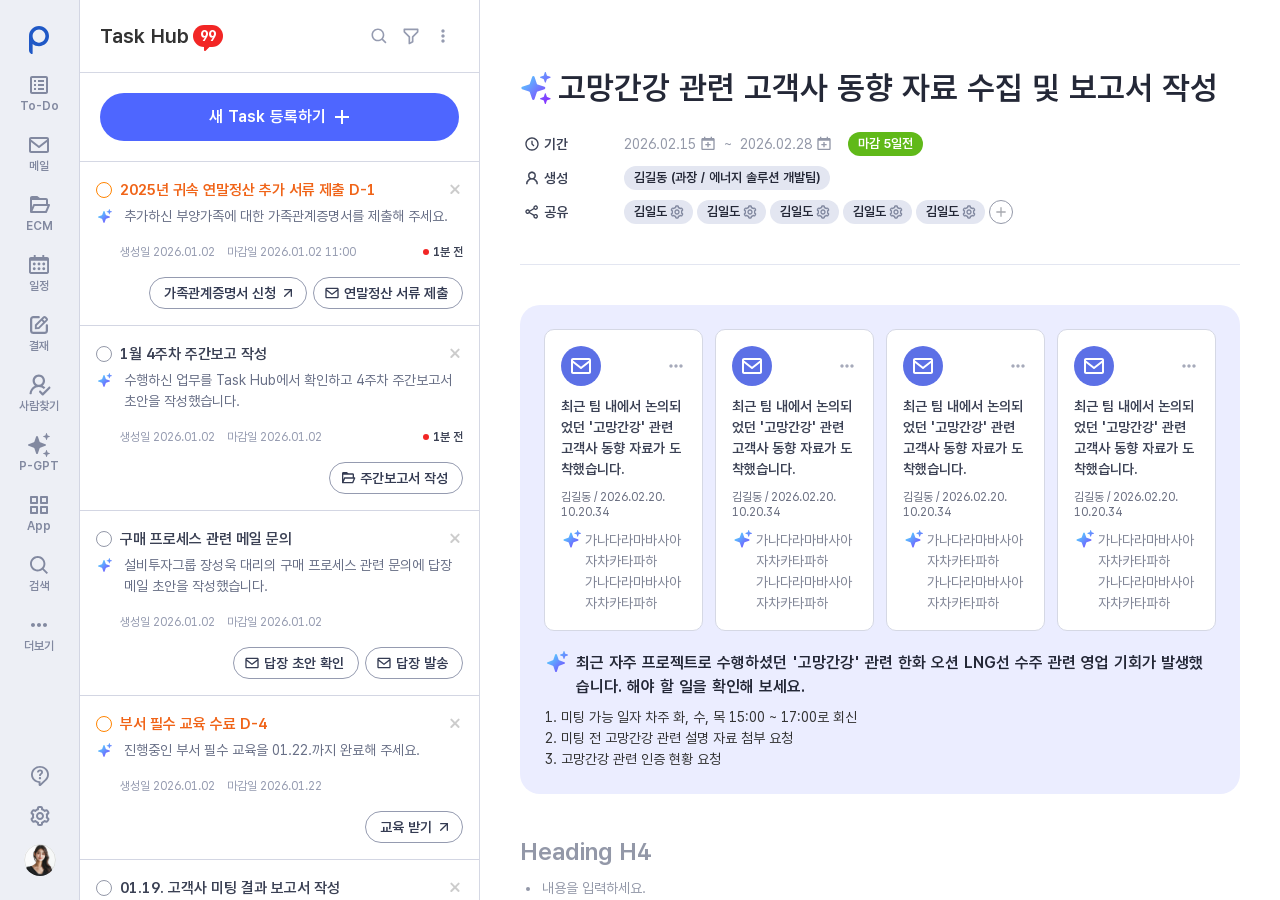
<file: index-task-editor.html>
<!DOCTYPE html>
<html lang="ko">
<head>
<meta charset="UTF-8">
<title>Task Editor - Posco Nextep</title>
<link rel="stylesheet" href="./styles/base.css">
<link rel="stylesheet" href="./styles/layout.css">
<link rel="stylesheet" href="./styles/index.css">
<link rel="stylesheet" href="./styles/components/task-editor.css">
</head>
<body>
<div class="layout">
  <div id="lnb"></div>
  <aside class="layout__left-panel">
    <header class="task-hub">
      <div class="task-hub__heading">
        <h2 class="task-hub__title">Task Hub</h2>
        <span class="count-badge">99</span>
      </div>
      <div class="task-hub__actions">
        <button type="button" class="action-icon" data-icon="search" aria-label="검색">
          <span class="action-icon__icon"></span>
        </button>
        <button type="button" class="action-icon" data-icon="filter" aria-label="필터">
          <span class="action-icon__icon"></span>
        </button>
        <button type="button" class="action-icon" data-icon="more" aria-label="더보기">
          <span class="action-icon__icon"></span>
        </button>
      </div>
    </header>
    <section class="task-register">
      <button type="button" class="task-register__button">
        <span class="task-register__label">새 Task 등록하기</span>
        <span class="task-register__icon" aria-hidden="true"></span>
      </button>
    </section>
    <section class="task-list" id="taskList"></section>
  </aside>
  <div class="layout__contents layout__contents--bg-white">
    <div class="layout__contents-inner">

    <div class="task-editor">

      <!-- Header -->
      <div class="task-editor__header">

        <!-- Title -->
        <div class="task-editor__title-row">
          <img class="task-editor__title-icon" src="./assets/icons/IconAI-3Star-Color.svg" alt="AI">
          <h2 class="task-editor__title">고망간강 관련 고객사 동향 자료 수집 및 보고서 작성</h2>
        </div>

        <!-- Meta -->
        <div class="task-editor__meta">

          <!-- 기간 -->
          <div class="task-editor__meta-row">
            <div class="task-editor__meta-label">
              <div class="task-editor__meta-label-icon">
                <span style="background: url('./assets/icons/BiTimeFive.svg')"></span>
              </div>
              <span class="task-editor__meta-label-text">기간</span>
            </div>
            <div class="task-editor__meta-value">
              <div class="task-editor__date-range">
                <span class="task-editor__date-value">
                  2026.02.15
                  <span class="task-editor__date-icon" style="background: url('./assets/icons/BiCalendarPlus.svg')"></span>
                </span>
                <span class="task-editor__date-sep">~</span>
                <span class="task-editor__date-value">
                  2026.02.28
                  <span class="task-editor__date-icon" style="background: url('./assets/icons/BiCalendarPlus.svg')"></span>
                </span>
              </div>
              <span class="task-editor__badge task-editor__badge--accent">마감 5일전</span>
            </div>
          </div>

          <!-- 생성 -->
          <div class="task-editor__meta-row">
            <div class="task-editor__meta-label">
              <div class="task-editor__meta-label-icon">
                <span style="background: url('./assets/icons/IconUser.svg')"></span>
              </div>
              <span class="task-editor__meta-label-text">생성</span>
            </div>
            <span class="task-editor__badge task-editor__badge--thirdly">김길동 (과장 / 에너지 솔루션 개발팀)</span>
          </div>

          <!-- 공유 -->
          <div class="task-editor__meta-row">
            <div class="task-editor__meta-label">
              <div class="task-editor__meta-label-icon">
                <span style="background: url('./assets/icons/BiShareAlt.svg')"></span>
              </div>
              <span class="task-editor__meta-label-text">공유</span>
            </div>
            <div class="task-editor__share-list">
              <span class="task-editor__badge task-editor__badge--thirdly-icon">
                김일도
                <span class="task-editor__badge-icon" style="background: url('./assets/icons/BiCog.svg'); background-size: 16px 16px;"></span>
              </span>
              <span class="task-editor__badge task-editor__badge--thirdly-icon">
                김일도
                <span class="task-editor__badge-icon" style="background: url('./assets/icons/BiCog.svg'); background-size: 16px 16px;"></span>
              </span>
              <span class="task-editor__badge task-editor__badge--thirdly-icon">
                김일도
                <span class="task-editor__badge-icon" style="background: url('./assets/icons/BiCog.svg'); background-size: 16px 16px;"></span>
              </span>
              <span class="task-editor__badge task-editor__badge--thirdly-icon">
                김일도
                <span class="task-editor__badge-icon" style="background: url('./assets/icons/BiCog.svg'); background-size: 16px 16px;"></span>
              </span>
              <span class="task-editor__badge task-editor__badge--thirdly-icon">
                김일도
                <span class="task-editor__badge-icon" style="background: url('./assets/icons/BiCog.svg'); background-size: 16px 16px;"></span>
              </span>
              <button type="button" class="task-editor__add-btn" aria-label="공유 추가">
                <span class="task-editor__add-btn-icon"></span>
              </button>
            </div>
          </div>

        </div>
      </div>

      <!-- Divider -->
      <div class="task-editor__divider"></div>

      <!-- Content -->
      <div class="task-editor__content">

        <!-- Card List -->
        <div class="task-editor__card-list">

          <div class="task-editor__card">
            <div class="task-editor__card-header">
              <div class="task-editor__card-avatar">
                <span class="task-editor__card-avatar-icon"></span>
              </div>
              <button type="button" class="task-editor__card-more" aria-label="더보기">
                <span class="task-editor__card-more-icon"></span>
              </button>
            </div>
            <p class="task-editor__card-title">최근 팀 내에서 논의되었던 '고망간강' 관련 고객사 동향 자료가 도착했습니다.</p>
            <span class="task-editor__card-date">김길동 / 2026.02.20. 10.20.34</span>
            <div class="task-editor__card-desc">
              <img class="task-editor__card-desc-icon" src="./assets/icons/IconAI-2Star-Color.svg" alt="">
              <p class="task-editor__card-desc-text">가나다라마바사아자차카타파하<br> 가나다라마바사아자차카타파하</p>
            </div>
          </div>

          <div class="task-editor__card">
            <div class="task-editor__card-header">
              <div class="task-editor__card-avatar">
                <span class="task-editor__card-avatar-icon"></span>
              </div>
              <button type="button" class="task-editor__card-more" aria-label="더보기">
                <span class="task-editor__card-more-icon"></span>
              </button>
            </div>
            <p class="task-editor__card-title">최근 팀 내에서 논의되었던 '고망간강' 관련 고객사 동향 자료가 도착했습니다.</p>
            <span class="task-editor__card-date">김길동 / 2026.02.20. 10.20.34</span>
            <div class="task-editor__card-desc">
              <img class="task-editor__card-desc-icon" src="./assets/icons/IconAI-2Star-Color.svg" alt="">
              <p class="task-editor__card-desc-text">가나다라마바사아자차카타파하<br> 가나다라마바사아자차카타파하</p>
            </div>
          </div>

          <div class="task-editor__card">
            <div class="task-editor__card-header">
              <div class="task-editor__card-avatar">
                <span class="task-editor__card-avatar-icon"></span>
              </div>
              <button type="button" class="task-editor__card-more" aria-label="더보기">
                <span class="task-editor__card-more-icon"></span>
              </button>
            </div>
            <p class="task-editor__card-title">최근 팀 내에서 논의되었던 '고망간강' 관련 고객사 동향 자료가 도착했습니다.</p>
            <span class="task-editor__card-date">김길동 / 2026.02.20. 10.20.34</span>
            <div class="task-editor__card-desc">
              <img class="task-editor__card-desc-icon" src="./assets/icons/IconAI-2Star-Color.svg" alt="">
              <p class="task-editor__card-desc-text">가나다라마바사아자차카타파하<br> 가나다라마바사아자차카타파하</p>
            </div>
          </div>

          <div class="task-editor__card">
            <div class="task-editor__card-header">
              <div class="task-editor__card-avatar">
                <span class="task-editor__card-avatar-icon"></span>
              </div>
              <button type="button" class="task-editor__card-more" aria-label="더보기">
                <span class="task-editor__card-more-icon"></span>
              </button>
            </div>
            <p class="task-editor__card-title">최근 팀 내에서 논의되었던 '고망간강' 관련 고객사 동향 자료가 도착했습니다.</p>
            <span class="task-editor__card-date">김길동 / 2026.02.20. 10.20.34</span>
            <div class="task-editor__card-desc">
              <img class="task-editor__card-desc-icon" src="./assets/icons/IconAI-2Star-Color.svg" alt="">
              <p class="task-editor__card-desc-text">가나다라마바사아자차카타파하<br> 가나다라마바사아자차카타파하</p>
            </div>
          </div>

        </div>

        <!-- AI Suggestion -->
        <div class="task-editor__ai-suggest">
          <div class="task-editor__ai-suggest-heading">
            <img class="task-editor__ai-suggest-icon" src="./assets/icons/IconAI-2Star-Color.svg" alt="AI">
            <h6 class="task-editor__ai-suggest-title">최근 자주 프로젝트로 수행하셨던 '고망간강' 관련 한화 오션 LNG선 수주 관련 영업 기회가 발생했습니다. 해야 할 일을 확인해 보세요.</h6>
          </div>
          <ol class="task-editor__ai-suggest-list">
            <li>미팅 가능 일자 차주 화, 수, 목 15:00 ~ 17:00로 회신</li>
            <li>미팅 전 고망간강 관련 설명 자료 첨부 요청</li>
            <li>고망간강 관련 인증 현황 요청</li>
          </ol>
        </div>

      </div>

      <!-- Editor Body -->
      <div class="task-editor__body">
        <h4 class="task-editor__body-title">Heading H4</h4>
        <div class="task-editor__body-list">
          <div class="task-editor__body-item">
            <span class="task-editor__body-bullet"></span>
            <span class="task-editor__body-item-text">내용을 입력하세요.</span>
          </div>
          <div class="task-editor__body-item">
            <span class="task-editor__body-bullet"></span>
            <span class="task-editor__body-item-text">내용을 입력하세요.</span>
          </div>
        </div>
      </div>

      <!-- File Blocks -->
      <div class="task-editor__files">
        <div class="task-editor__file">
          <div class="task-editor__file-name">
            <img class="task-editor__file-icon" src="./assets/icons/IconFilePPT.svg" alt="">
            <span class="task-editor__file-name-text">파일명_20260101.pptx</span>
          </div>
          <div class="task-editor__file-meta">
            <span class="task-editor__file-size">2345KB</span>
            <span class="task-editor__file-more"></span>
          </div>
        </div>
        <div class="task-editor__file">
          <div class="task-editor__file-name">
            <img class="task-editor__file-icon" src="./assets/icons/IconFilePPT.svg" alt="">
            <span class="task-editor__file-name-text">파일명_20260101.pptx</span>
          </div>
          <div class="task-editor__file-meta">
            <span class="task-editor__file-size">2345KB</span>
            <span class="task-editor__file-more"></span>
          </div>
        </div>
        <div class="task-editor__file">
          <div class="task-editor__file-name">
            <img class="task-editor__file-icon" src="./assets/icons/IconFilePPT.svg" alt="">
            <span class="task-editor__file-name-text">파일명_20260101.pptx</span>
          </div>
          <div class="task-editor__file-meta">
            <span class="task-editor__file-size">2345KB</span>
            <span class="task-editor__file-more"></span>
          </div>
        </div>
      </div>

      <!-- Callout -->
      <div class="task-editor__callout">
        <img class="task-editor__callout-icon" src="./assets/icons/FcIdea.svg" alt="">
        <span class="task-editor__callout-text">Write something or '/' for commands.</span>
      </div>

      <!-- Table -->
      <table class="task-editor__table">
        <thead>
          <tr>
            <th class="task-editor__table-th task-editor__table-th--number"></th>
            <th class="task-editor__table-th">헤더라벨</th>
            <th class="task-editor__table-th">헤더라벨</th>
            <th class="task-editor__table-th">헤더라벨</th>
            <th class="task-editor__table-th">헤더라벨</th>
            <th class="task-editor__table-th">헤더라벨</th>
            <th class="task-editor__table-th">헤더라벨</th>
          </tr>
        </thead>
        <tbody>
          <tr>
            <td class="task-editor__table-td task-editor__table-td--center">1</td>
            <td class="task-editor__table-td">셀라벨</td>
            <td class="task-editor__table-td">셀라벨</td>
            <td class="task-editor__table-td">셀라벨</td>
            <td class="task-editor__table-td">셀라벨</td>
            <td class="task-editor__table-td">셀라벨</td>
            <td class="task-editor__table-td">셀라벨</td>
          </tr>
          <tr>
            <td class="task-editor__table-td task-editor__table-td--center">2</td>
            <td class="task-editor__table-td">셀라벨</td>
            <td class="task-editor__table-td">셀라벨</td>
            <td class="task-editor__table-td">셀라벨</td>
            <td class="task-editor__table-td">셀라벨</td>
            <td class="task-editor__table-td">셀라벨</td>
            <td class="task-editor__table-td">셀라벨</td>
          </tr>
          <tr>
            <td class="task-editor__table-td task-editor__table-td--center">3</td>
            <td class="task-editor__table-td">셀라벨</td>
            <td class="task-editor__table-td">셀라벨</td>
            <td class="task-editor__table-td">셀라벨</td>
            <td class="task-editor__table-td">셀라벨</td>
            <td class="task-editor__table-td">셀라벨</td>
            <td class="task-editor__table-td">셀라벨</td>
          </tr>
          <tr>
            <td class="task-editor__table-td task-editor__table-td--center">4</td>
            <td class="task-editor__table-td">셀라벨</td>
            <td class="task-editor__table-td">셀라벨</td>
            <td class="task-editor__table-td">셀라벨</td>
            <td class="task-editor__table-td">셀라벨</td>
            <td class="task-editor__table-td">셀라벨</td>
            <td class="task-editor__table-td">셀라벨</td>
          </tr>
          <tr>
            <td class="task-editor__table-td task-editor__table-td--center">5</td>
            <td class="task-editor__table-td">셀라벨</td>
            <td class="task-editor__table-td">셀라벨</td>
            <td class="task-editor__table-td">셀라벨</td>
            <td class="task-editor__table-td">셀라벨</td>
            <td class="task-editor__table-td">셀라벨</td>
            <td class="task-editor__table-td">셀라벨</td>
          </tr>
        </tbody>
      </table>

    </div>

    </div>
  </div>
</div>
<script src="./components/components.js"></script>
<script>
  document.getElementById('lnb').innerHTML = SIDEBAR_HTML;
  document.getElementById('taskList').innerHTML = TASK_LIST_DATA.map(renderCardTask).join('');
</script>
<script src="./components/layout/sidebar.js"></script>
</body>
</html>
</file>
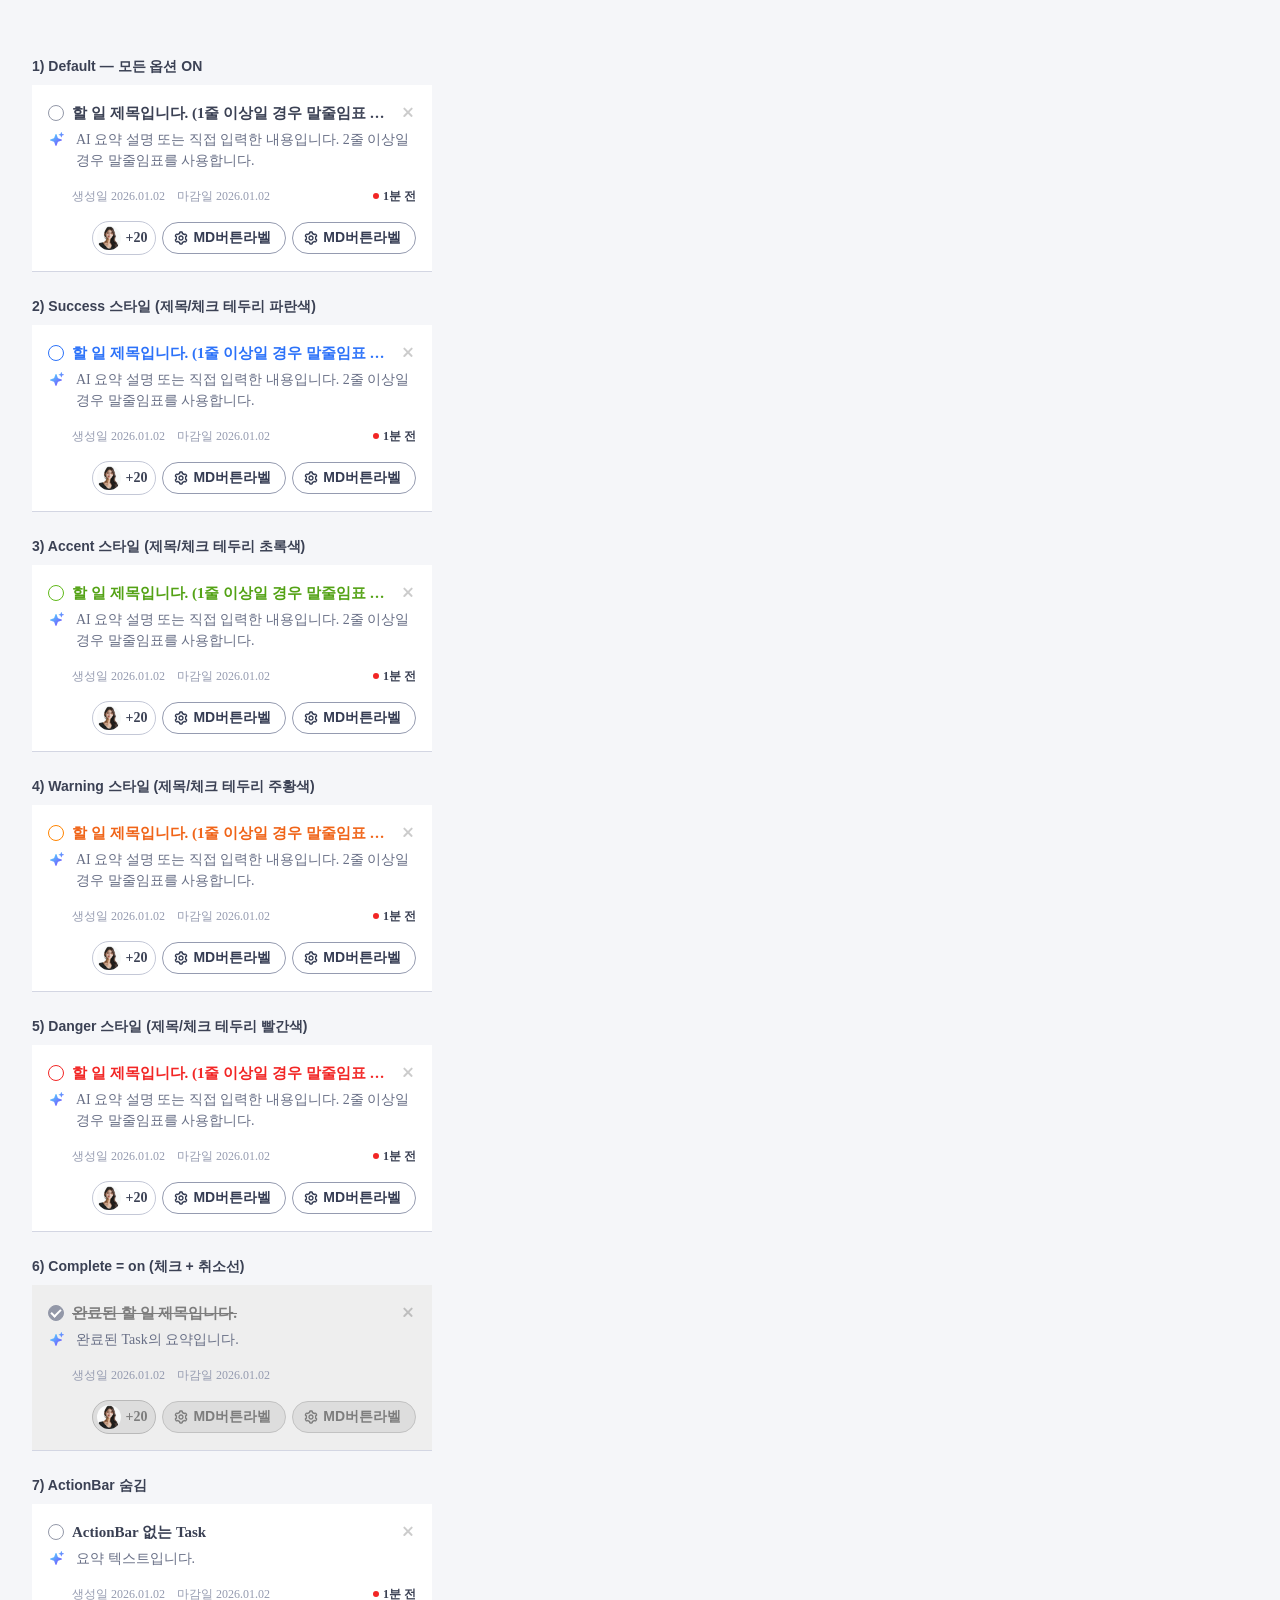
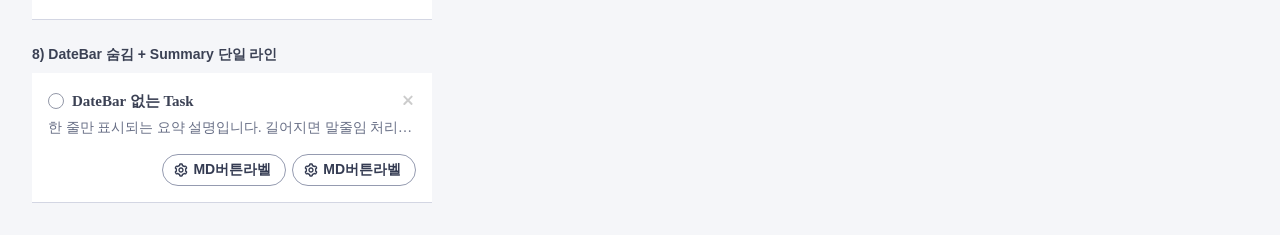
<file: components/card-task.html>
<!DOCTYPE html>
<html lang="ko">
<head>
<meta charset="UTF-8">
<title>CardTask — Default</title>
<link rel="stylesheet" href="/styles/layout.css">
<link rel="stylesheet" href="/styles/components/card-task.css">
<style>
  body { padding: 24px; background: #F5F6F9; }
  .demo-list { max-width: 400px; background: #FFFFFF;}
  .demo-caption { margin: 24px 0 8px; font: 600 14px/1.5 'Pretendard GOV', sans-serif; color: #3B4154; }
</style>
</head>
<body>

<p class="demo-caption">1) Default — 모든 옵션 ON</p>
<div class="demo-list">
  <div class="card-task"
    data-complete="off"
    data-show-datebar="true"
    data-show-actionbar="true"
    data-show-ai-icon="true"
    data-show-startdate="true"
    data-show-enddate="true"
    data-show-update="true"
    data-show-share="true"
    data-show-startbutton="true"
    data-show-endbutton="true"
    data-summary-lines="double">
    <div class="card-task__block">
      <div class="card-task__info">
        <div class="card-task__title-row">
          <button class="card-task__check" type="button" aria-label="완료 체크">
            <span class="card-task__check-box"></span>
          </button>
          <span class="card-task__title">할 일 제목입니다. (1줄 이상일 경우 말줄임표 사용)</span>
          <button class="card-task__delete" type="button" aria-label="삭제">
            <span class="card-task__delete-icon" aria-hidden="true"></span>
          </button>
        </div>
        <div class="card-task__summary">
          <span class="card-task__ai-icon" aria-hidden="true"></span>
          <p class="card-task__summary-text">AI 요약 설명 또는 직접 입력한 내용입니다. 2줄 이상일 경우 말줄임표를 사용합니다.</p>
        </div>
      </div>
      <div class="card-task__datebar">
        <div class="card-task__dates">
          <span class="card-task__date card-task__date--start">생성일 2026.01.02</span>
          <span class="card-task__date card-task__date--end">마감일 2026.01.02</span>
        </div>
        <div class="card-task__update">
          <span class="card-task__update-dot" aria-hidden="true"></span>
          <span class="card-task__update-text">1분 전</span>
        </div>
      </div>
      <div class="card-task__actionbar">
        <div class="card-task__share">
          <img class="card-task__share-avatar" src="/assets/avatar/female01.jpg" alt="">
          <span class="card-task__share-count">+20</span>
        </div>
        <button class="card-task__btn card-task__btn--start" type="button">
          <span class="card-task__btn-icon" aria-hidden="true"></span>
          <span>MD버튼라벨</span>
        </button>
        <button class="card-task__btn card-task__btn--end" type="button">
          <span class="card-task__btn-icon" aria-hidden="true"></span>
          <span>MD버튼라벨</span>
        </button>
      </div>
    </div>
  </div>
</div>

<p class="demo-caption">2) Success 스타일 (제목/체크 테두리 파란색)</p>
<div class="demo-list">
  <div class="card-task"
    data-style="success"
    data-complete="off"
    data-show-datebar="true"
    data-show-actionbar="true"
    data-show-ai-icon="true"
    data-show-startdate="true"
    data-show-enddate="true"
    data-show-update="true"
    data-show-share="true"
    data-show-startbutton="true"
    data-show-endbutton="true">
    <div class="card-task__block">
      <div class="card-task__info">
        <div class="card-task__title-row">
          <button class="card-task__check" type="button" aria-label="완료 체크">
            <span class="card-task__check-box"></span>
          </button>
          <span class="card-task__title">할 일 제목입니다. (1줄 이상일 경우 말줄임표 사용)</span>
          <button class="card-task__delete" type="button" aria-label="삭제">
            <span class="card-task__delete-icon" aria-hidden="true"></span>
          </button>
        </div>
        <div class="card-task__summary">
          <span class="card-task__ai-icon" aria-hidden="true"></span>
          <p class="card-task__summary-text">AI 요약 설명 또는 직접 입력한 내용입니다. 2줄 이상일 경우 말줄임표를 사용합니다.</p>
        </div>
      </div>
      <div class="card-task__datebar">
        <div class="card-task__dates">
          <span class="card-task__date card-task__date--start">생성일 2026.01.02</span>
          <span class="card-task__date card-task__date--end">마감일 2026.01.02</span>
        </div>
        <div class="card-task__update">
          <span class="card-task__update-dot" aria-hidden="true"></span>
          <span class="card-task__update-text">1분 전</span>
        </div>
      </div>
      <div class="card-task__actionbar">
        <div class="card-task__share">
          <img class="card-task__share-avatar" src="/assets/avatar/female01.jpg" alt="">
          <span class="card-task__share-count">+20</span>
        </div>
        <button class="card-task__btn card-task__btn--start" type="button">
          <span class="card-task__btn-icon" aria-hidden="true"></span>
          <span>MD버튼라벨</span>
        </button>
        <button class="card-task__btn card-task__btn--end" type="button">
          <span class="card-task__btn-icon" aria-hidden="true"></span>
          <span>MD버튼라벨</span>
        </button>
      </div>
    </div>
  </div>
</div>

<p class="demo-caption">3) Accent 스타일 (제목/체크 테두리 초록색)</p>
<div class="demo-list">
  <div class="card-task"
    data-style="accent"
    data-complete="off"
    data-show-datebar="true"
    data-show-actionbar="true"
    data-show-ai-icon="true"
    data-show-startdate="true"
    data-show-enddate="true"
    data-show-update="true"
    data-show-share="true"
    data-show-startbutton="true"
    data-show-endbutton="true">
    <div class="card-task__block">
      <div class="card-task__info">
        <div class="card-task__title-row">
          <button class="card-task__check" type="button" aria-label="완료 체크">
            <span class="card-task__check-box"></span>
          </button>
          <span class="card-task__title">할 일 제목입니다. (1줄 이상일 경우 말줄임표 사용)</span>
          <button class="card-task__delete" type="button" aria-label="삭제">
            <span class="card-task__delete-icon" aria-hidden="true"></span>
          </button>
        </div>
        <div class="card-task__summary">
          <span class="card-task__ai-icon" aria-hidden="true"></span>
          <p class="card-task__summary-text">AI 요약 설명 또는 직접 입력한 내용입니다. 2줄 이상일 경우 말줄임표를 사용합니다.</p>
        </div>
      </div>
      <div class="card-task__datebar">
        <div class="card-task__dates">
          <span class="card-task__date card-task__date--start">생성일 2026.01.02</span>
          <span class="card-task__date card-task__date--end">마감일 2026.01.02</span>
        </div>
        <div class="card-task__update">
          <span class="card-task__update-dot" aria-hidden="true"></span>
          <span class="card-task__update-text">1분 전</span>
        </div>
      </div>
      <div class="card-task__actionbar">
        <div class="card-task__share">
          <img class="card-task__share-avatar" src="/assets/avatar/female01.jpg" alt="">
          <span class="card-task__share-count">+20</span>
        </div>
        <button class="card-task__btn card-task__btn--start" type="button">
          <span class="card-task__btn-icon" aria-hidden="true"></span>
          <span>MD버튼라벨</span>
        </button>
        <button class="card-task__btn card-task__btn--end" type="button">
          <span class="card-task__btn-icon" aria-hidden="true"></span>
          <span>MD버튼라벨</span>
        </button>
      </div>
    </div>
  </div>
</div>

<p class="demo-caption">4) Warning 스타일 (제목/체크 테두리 주황색)</p>
<div class="demo-list">
  <div class="card-task"
    data-style="warning"
    data-complete="off"
    data-show-datebar="true"
    data-show-actionbar="true"
    data-show-ai-icon="true"
    data-show-startdate="true"
    data-show-enddate="true"
    data-show-update="true"
    data-show-share="true"
    data-show-startbutton="true"
    data-show-endbutton="true">
    <div class="card-task__block">
      <div class="card-task__info">
        <div class="card-task__title-row">
          <button class="card-task__check" type="button" aria-label="완료 체크">
            <span class="card-task__check-box"></span>
          </button>
          <span class="card-task__title">할 일 제목입니다. (1줄 이상일 경우 말줄임표 사용)</span>
          <button class="card-task__delete" type="button" aria-label="삭제">
            <span class="card-task__delete-icon" aria-hidden="true"></span>
          </button>
        </div>
        <div class="card-task__summary">
          <span class="card-task__ai-icon" aria-hidden="true"></span>
          <p class="card-task__summary-text">AI 요약 설명 또는 직접 입력한 내용입니다. 2줄 이상일 경우 말줄임표를 사용합니다.</p>
        </div>
      </div>
      <div class="card-task__datebar">
        <div class="card-task__dates">
          <span class="card-task__date card-task__date--start">생성일 2026.01.02</span>
          <span class="card-task__date card-task__date--end">마감일 2026.01.02</span>
        </div>
        <div class="card-task__update">
          <span class="card-task__update-dot" aria-hidden="true"></span>
          <span class="card-task__update-text">1분 전</span>
        </div>
      </div>
      <div class="card-task__actionbar">
        <div class="card-task__share">
          <img class="card-task__share-avatar" src="/assets/avatar/female01.jpg" alt="">
          <span class="card-task__share-count">+20</span>
        </div>
        <button class="card-task__btn card-task__btn--start" type="button">
          <span class="card-task__btn-icon" aria-hidden="true"></span>
          <span>MD버튼라벨</span>
        </button>
        <button class="card-task__btn card-task__btn--end" type="button">
          <span class="card-task__btn-icon" aria-hidden="true"></span>
          <span>MD버튼라벨</span>
        </button>
      </div>
    </div>
  </div>
</div>

<p class="demo-caption">5) Danger 스타일 (제목/체크 테두리 빨간색)</p>
<div class="demo-list">
  <div class="card-task"
    data-style="danger"
    data-complete="off"
    data-show-datebar="true"
    data-show-actionbar="true"
    data-show-ai-icon="true"
    data-show-startdate="true"
    data-show-enddate="true"
    data-show-update="true"
    data-show-share="true"
    data-show-startbutton="true"
    data-show-endbutton="true">
    <div class="card-task__block">
      <div class="card-task__info">
        <div class="card-task__title-row">
          <button class="card-task__check" type="button" aria-label="완료 체크">
            <span class="card-task__check-box"></span>
          </button>
          <span class="card-task__title">할 일 제목입니다. (1줄 이상일 경우 말줄임표 사용)</span>
          <button class="card-task__delete" type="button" aria-label="삭제">
            <span class="card-task__delete-icon" aria-hidden="true"></span>
          </button>
        </div>
        <div class="card-task__summary">
          <span class="card-task__ai-icon" aria-hidden="true"></span>
          <p class="card-task__summary-text">AI 요약 설명 또는 직접 입력한 내용입니다. 2줄 이상일 경우 말줄임표를 사용합니다.</p>
        </div>
      </div>
      <div class="card-task__datebar">
        <div class="card-task__dates">
          <span class="card-task__date card-task__date--start">생성일 2026.01.02</span>
          <span class="card-task__date card-task__date--end">마감일 2026.01.02</span>
        </div>
        <div class="card-task__update">
          <span class="card-task__update-dot" aria-hidden="true"></span>
          <span class="card-task__update-text">1분 전</span>
        </div>
      </div>
      <div class="card-task__actionbar">
        <div class="card-task__share">
          <img class="card-task__share-avatar" src="/assets/avatar/female01.jpg" alt="">
          <span class="card-task__share-count">+20</span>
        </div>
        <button class="card-task__btn card-task__btn--start" type="button">
          <span class="card-task__btn-icon" aria-hidden="true"></span>
          <span>MD버튼라벨</span>
        </button>
        <button class="card-task__btn card-task__btn--end" type="button">
          <span class="card-task__btn-icon" aria-hidden="true"></span>
          <span>MD버튼라벨</span>
        </button>
      </div>
    </div>
  </div>
</div>

<p class="demo-caption">6) Complete = on (체크 + 취소선)</p>
<div class="demo-list">
  <div class="card-task"
    data-complete="on"
    data-show-datebar="true"
    data-show-actionbar="true"
    data-show-ai-icon="true"
    data-show-startdate="true"
    data-show-enddate="true"
    data-show-update="false"
    data-show-share="true"
    data-show-startbutton="true"
    data-show-endbutton="true">
    <div class="card-task__block">
      <div class="card-task__info">
        <div class="card-task__title-row">
          <button class="card-task__check" type="button" aria-label="완료 체크">
            <span class="card-task__check-box"></span>
          </button>
          <span class="card-task__title">완료된 할 일 제목입니다.</span>
          <button class="card-task__delete" type="button" aria-label="삭제">
            <span class="card-task__delete-icon" aria-hidden="true"></span>
          </button>
        </div>
        <div class="card-task__summary">
          <span class="card-task__ai-icon" aria-hidden="true"></span>
          <p class="card-task__summary-text">완료된 Task의 요약입니다.</p>
        </div>
      </div>
      <div class="card-task__datebar">
        <div class="card-task__dates">
          <span class="card-task__date card-task__date--start">생성일 2026.01.02</span>
          <span class="card-task__date card-task__date--end">마감일 2026.01.02</span>
        </div>
      </div>
      <div class="card-task__actionbar">
        <div class="card-task__share">
          <img class="card-task__share-avatar" src="/assets/avatar/female01.jpg" alt="">
          <span class="card-task__share-count">+20</span>
        </div>
        <button class="card-task__btn card-task__btn--start" type="button">
          <span class="card-task__btn-icon" aria-hidden="true"></span>
          <span>MD버튼라벨</span>
        </button>
        <button class="card-task__btn card-task__btn--end" type="button">
          <span class="card-task__btn-icon" aria-hidden="true"></span>
          <span>MD버튼라벨</span>
        </button>
      </div>
    </div>
  </div>
</div>

<p class="demo-caption">7) ActionBar 숨김</p>
<div class="demo-list">
  <div class="card-task"
    data-show-datebar="true"
    data-show-actionbar="false"
    data-show-ai-icon="true">
    <div class="card-task__block">
      <div class="card-task__info">
        <div class="card-task__title-row">
          <button class="card-task__check" type="button" aria-label="완료 체크">
            <span class="card-task__check-box"></span>
          </button>
          <span class="card-task__title">ActionBar 없는 Task</span>
          <button class="card-task__delete" type="button" aria-label="삭제">
            <span class="card-task__delete-icon" aria-hidden="true"></span>
          </button>
        </div>
        <div class="card-task__summary">
          <span class="card-task__ai-icon" aria-hidden="true"></span>
          <p class="card-task__summary-text">요약 텍스트입니다.</p>
        </div>
      </div>
      <div class="card-task__datebar">
        <div class="card-task__dates">
          <span class="card-task__date card-task__date--start">생성일 2026.01.02</span>
          <span class="card-task__date card-task__date--end">마감일 2026.01.02</span>
        </div>
        <div class="card-task__update">
          <span class="card-task__update-dot" aria-hidden="true"></span>
          <span class="card-task__update-text">1분 전</span>
        </div>
      </div>
    </div>
  </div>
</div>

<p class="demo-caption">8) DateBar 숨김 + Summary 단일 라인</p>
<div class="demo-list">
  <div class="card-task"
    data-show-datebar="false"
    data-show-actionbar="true"
    data-show-ai-icon="false"
    data-summary-lines="single"
    data-show-share="false"
    data-show-startbutton="true"
    data-show-endbutton="true">
    <div class="card-task__block">
      <div class="card-task__info">
        <div class="card-task__title-row">
          <button class="card-task__check" type="button" aria-label="완료 체크">
            <span class="card-task__check-box"></span>
          </button>
          <span class="card-task__title">DateBar 없는 Task</span>
          <button class="card-task__delete" type="button" aria-label="삭제">
            <span class="card-task__delete-icon" aria-hidden="true"></span>
          </button>
        </div>
        <div class="card-task__summary">
          <span class="card-task__ai-icon" aria-hidden="true"></span>
          <p class="card-task__summary-text">한 줄만 표시되는 요약 설명입니다. 길어지면 말줄임 처리됩니다.</p>
        </div>
      </div>
      <div class="card-task__actionbar">
        <div class="card-task__share">
          <img class="card-task__share-avatar" src="/assets/avatar/female01.jpg" alt="">
          <span class="card-task__share-count">+20</span>
        </div>
        <button class="card-task__btn card-task__btn--start" type="button">
          <span class="card-task__btn-icon" aria-hidden="true"></span>
          <span>MD버튼라벨</span>
        </button>
        <button class="card-task__btn card-task__btn--end" type="button">
          <span class="card-task__btn-icon" aria-hidden="true"></span>
          <span>MD버튼라벨</span>
        </button>
      </div>
    </div>
  </div>
</div>

</body>
</html>
</file>
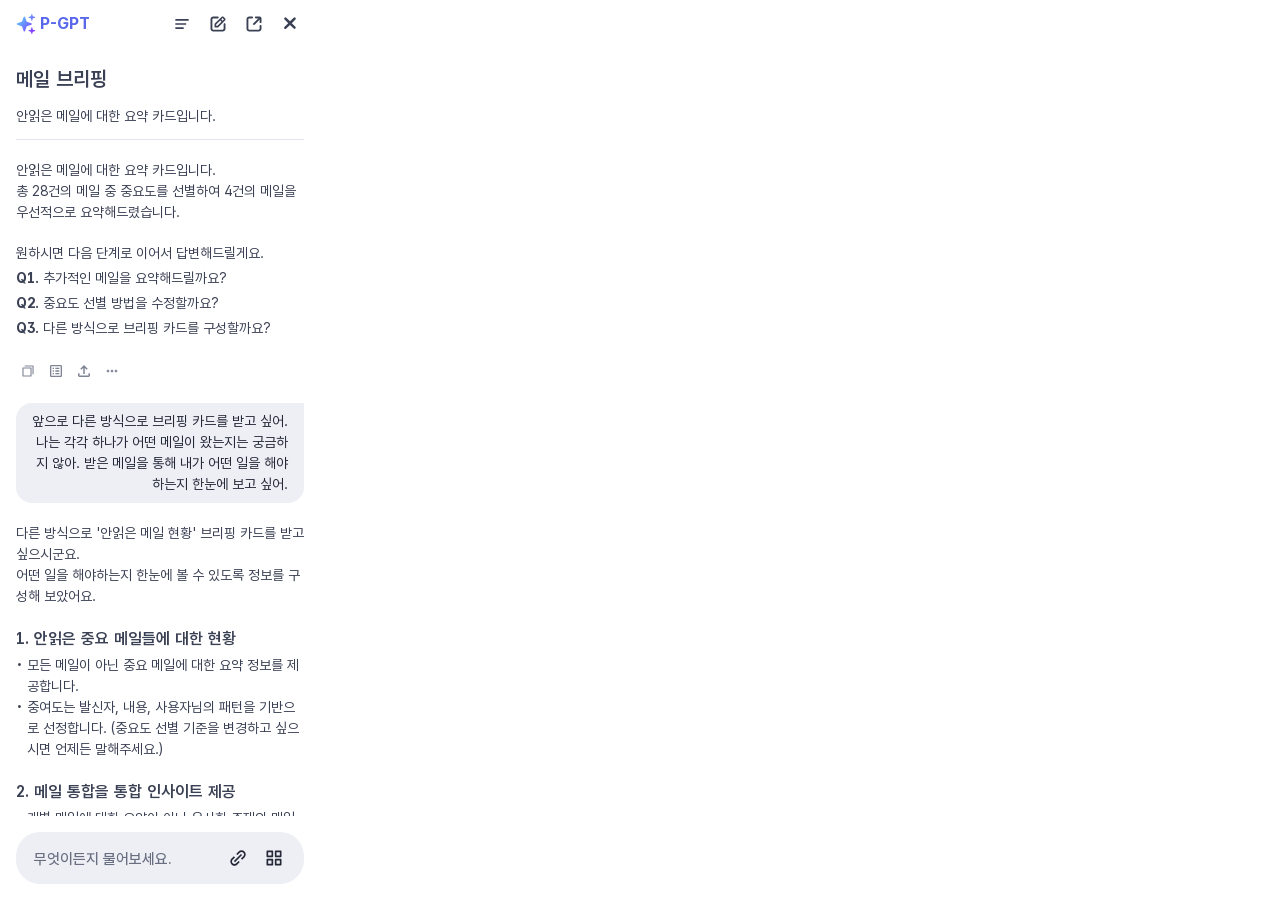
<file: components/p-gpt.html>
<!DOCTYPE html>
<html lang="ko">

<head>
  <meta charset="UTF-8">
  <title>P-GPT - Posco Nextep</title>
  <link rel="stylesheet" href="/styles/base.css">
  <link rel="stylesheet" href="/styles/layout.css">
  <link rel="stylesheet" href="/styles/components/p-gpt.css">
</head>

<body>
  <div class="p-gpt">

    <!-- Header -->
    <header class="p-gpt__header">
      <div class="p-gpt__logo">
        <img class="p-gpt__logo-icon" src="../assets/icons/IconAI-3Star-Color.svg" alt="AI">
        <span class="p-gpt__logo-text">P-GPT</span>
      </div>
      <div class="p-gpt__header-actions">
        <button type="button" class="p-gpt__header-btn" data-action="history" aria-label="히스토리">
          <span class="p-gpt__header-btn-icon"></span>
        </button>
        <button type="button" class="p-gpt__header-btn" data-action="edit" aria-label="편집">
          <span class="p-gpt__header-btn-icon"></span>
        </button>
        <button type="button" class="p-gpt__header-btn" data-action="export" aria-label="내보내기">
          <span class="p-gpt__header-btn-icon"></span>
        </button>
        <button type="button" class="p-gpt__header-btn" data-action="close" aria-label="닫기">
          <span class="p-gpt__header-btn-icon"></span>
        </button>
      </div>
    </header>

    <!-- Chat Area -->
    <div class="p-gpt__chat" id="pgptChat"></div>

    <!-- Footer Input -->
    <footer class="p-gpt__footer">
      <div class="p-gpt__input-wrap">
        <textarea class="p-gpt__input" placeholder="무엇이든지 물어보세요." rows="1"></textarea>
        <div class="p-gpt__input-actions">
          <button type="button" class="p-gpt__input-btn" data-action="link" aria-label="링크">
            <span class="p-gpt__input-btn-icon"></span>
          </button>
          <button type="button" class="p-gpt__input-btn" data-action="grid" aria-label="그리드">
            <span class="p-gpt__input-btn-icon"></span>
          </button>
        </div>
      </div>
    </footer>

  </div>

  <script>
    /**
     * P-GPT Chat renderer
     *
     * Message types:
     *   - ai-block   : { type:'ai-block', title, desc }
     *   - ai-text    : { type:'ai-text', text }
     *   - ai-questions: { type:'ai-questions', items[] }
     *   - ai-section : { type:'ai-section', title, desc }
     *   - ai-actions : { type:'ai-actions' }
     *   - divider    : { type:'divider' }
     *   - user       : { type:'user', text }
     */

    const PGPT_MESSAGES = [
      { type: 'ai-block', title: '메일 브리핑', desc: '안읽은 메일에 대한 요약 카드입니다.' },
      { type: 'ai-text', text: '안읽은 메일에 대한 요약 카드입니다.\n총 28건의 메일 중 중요도를 선별하여 4건의 메일을 우선적으로 요약해드렸습니다.' },
      {
        type: 'ai-questions', items: [
          '원하시면 다음 단계로 이어서 답변해드릴게요.',
          '<strong>Q1.</strong> 추가적인 메일을 요약해드릴까요?',
          '<strong>Q2.</strong> 중요도 선별 방법을 수정할까요?',
          '<strong>Q3.</strong> 다른 방식으로 브리핑 카드를 구성할까요?',
        ]
      },
      { type: 'ai-actions' },
      { type: 'user', text: '앞으로 다른 방식으로 브리핑 카드를 받고 싶어. 나는 각각 하나가 어떤 메일이 왔는지는 궁금하지 않아. 받은 메일을 통해 내가 어떤 일을 해야하는지 한눈에 보고 싶어.' },
      { type: 'ai-text', text: '다른 방식으로 \'안읽은 메일 현황\' 브리핑 카드를 받고 싶으시군요.\n어떤 일을 해야하는지 한눈에 볼 수 있도록 정보를 구성해 보았어요.' },
      { type: 'ai-section', title: '1. 안읽은 중요 메일들에 대한 현황', desc: '모든 메일이 아닌 중요 메일에 대한 요약 정보를 제공합니다.\n중여도는 발신자, 내용, 사용자님의 패턴을 기반으로 선정합니다. (중요도 선별 기준을 변경하고 싶으시면 언제든 말해주세요.)' },
      { type: 'ai-section', title: '2. 메일 통합을 통합 인사이트 제공', desc: '개별 메일에 대한 요약이 아닌 유사한 주제의 메일을 묶어서 하나의 인사이트를 제공합니다.' },
      { type: 'ai-actions' },
      { type: 'user-short', text: '좋아, 이렇게 브리핑 카드 재구성해줘' },
    ];

    function renderPgptMessage(msg) {
      let html = '';
      switch (msg.type) {
        case 'ai-block':
          html += `<div class="p-gpt__ai-block">`;
          html += `<span class="p-gpt__ai-block-title">${msg.title}</span>`;
          html += `<span class="p-gpt__ai-block-desc">${msg.desc}</span>`;
          html += `<hr class="p-gpt__divider">`;
          html += `</div>`;
          break;

        case 'divider':
          html += `<hr class="p-gpt__divider">`;
          break;

        case 'ai-text':
          html += `<p class="p-gpt__ai-text">${msg.text.replace(/\n/g, '<br>')}</p>`;
          break;

        case 'ai-questions':
          html += `<div class="p-gpt__ai-questions">`;
          msg.items.forEach(item => {
            html += `<p>${item}</p>`;
          });
          html += `</div>`;
          break;

        case 'ai-section':
          html += `<div class="p-gpt__ai-section">`;
          html += `<span class="p-gpt__ai-section-title">${msg.title}</span>`;
          html += `<div class="p-gpt__ai-section-desc">${msg.desc.split('\n').map(line => `<div class="p-gpt__ai-section-bullet"><span class="p-gpt__ai-section-bullet-dot">•</span><span>${line}</span></div>`).join('')}</div>`;
          html += `</div>`;
          break;

        case 'ai-actions':
          html += `<div class="p-gpt__ai-actions">`;
          html += `<button type="button" class="p-gpt__ai-action-btn" data-action="copy" aria-label="복사">`;
          html += `<span class="p-gpt__ai-action-icon"></span>`;
          html += `</button>`;
          html += `<button type="button" class="p-gpt__ai-action-btn" data-action="spreadsheet" aria-label="스프레드시트">`;
          html += `<span class="p-gpt__ai-action-icon"></span>`;
          html += `</button>`;
          html += `<button type="button" class="p-gpt__ai-action-btn" data-action="upload" aria-label="업로드">`;
          html += `<span class="p-gpt__ai-action-icon"></span>`;
          html += `</button>`;
          html += `<button type="button" class="p-gpt__ai-action-btn" data-action="more" aria-label="더보기">`;
          html += `<span class="p-gpt__ai-action-icon"></span>`;
          html += `</button>`;
          html += `</div>`;
          break;

        case 'user':
          html += `<div class="p-gpt__user-msg">`;
          html += `<p>${msg.text}</p>`;
          html += `</div>`;
          break;

        case 'user-short':
          html += `<div class="p-gpt__user-msg p-gpt__user-msg--short">`;
          html += `<p>${msg.text}</p>`;
          html += `</div>`;
          break;
      }
      return html;
    }

    document.getElementById('pgptChat').innerHTML = PGPT_MESSAGES.map(renderPgptMessage).join('');

    // 채팅 입력 기능
    const chatInput = document.querySelector('.p-gpt__input');
    const chatArea = document.getElementById('pgptChat');

    function sendMessage() {
      const text = chatInput.value.trim();
      if (!text) return;

      const msgEl = document.createElement('div');
      const isShort = text.length <= 30 && !text.includes('\n');
      msgEl.className = isShort
        ? 'p-gpt__user-msg p-gpt__user-msg--short'
        : 'p-gpt__user-msg';
      msgEl.innerHTML = `<p>${text.replace(/\n/g, '<br>')}</p>`;
      chatArea.appendChild(msgEl);

      chatInput.value = '';
      chatArea.scrollTop = chatArea.scrollHeight;
    }

    // textarea auto-grow (최대 5줄)
    chatInput.addEventListener('input', function () {
      this.style.height = 'auto';
      this.style.height = Math.min(this.scrollHeight, 105) + 'px';
    });

    chatInput.addEventListener('keydown', function (e) {
      if (e.key === 'Enter' && !e.shiftKey) {
        e.preventDefault();
        sendMessage();
        this.style.height = 'auto';
      }
    });
  </script>
</body>

</html>
</file>
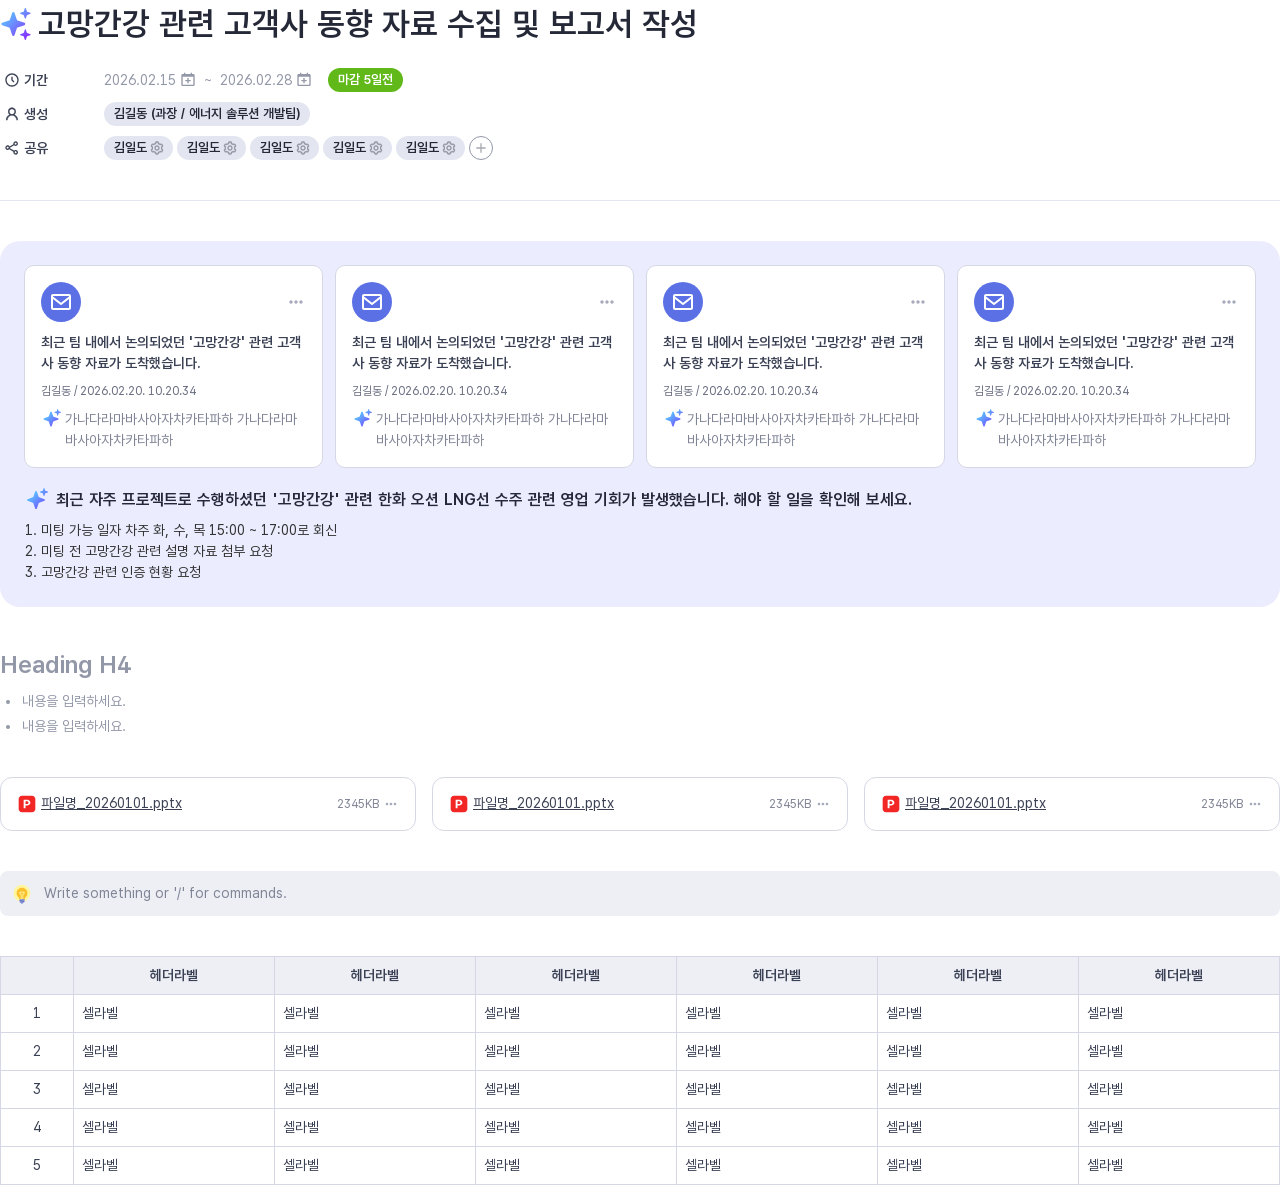
<file: components/task-editor.html>
<!DOCTYPE html>
<html lang="ko">
<head>
<meta charset="UTF-8">
<title>Task Editor - Posco Nextep</title>
<link rel="stylesheet" href="/styles/base.css">
<link rel="stylesheet" href="/styles/layout.css">
<link rel="stylesheet" href="/styles/components/task-editor.css">
</head>
<body>

<div class="task-editor">

  <!-- Header -->
  <div class="task-editor__header">

    <!-- Title -->
    <div class="task-editor__title-row">
      <img class="task-editor__title-icon" src="/assets/icons/IconAI-3Star-Color.svg" alt="AI">
      <h2 class="task-editor__title">고망간강 관련 고객사 동향 자료 수집 및 보고서 작성</h2>
    </div>

    <!-- Meta -->
    <div class="task-editor__meta">

      <!-- 기간 -->
      <div class="task-editor__meta-row">
        <div class="task-editor__meta-label">
          <div class="task-editor__meta-label-icon">
            <span style="--icon: url('/assets/icons/BiTimeFive.svg')"></span>
          </div>
          <span class="task-editor__meta-label-text">기간</span>
        </div>
        <div class="task-editor__meta-value">
          <div class="task-editor__date-range">
            <span class="task-editor__date-value">
              2026.02.15
              <span class="task-editor__date-icon" style="--icon: url('/assets/icons/BiCalendarPlus.svg')"></span>
            </span>
            <span class="task-editor__date-sep">~</span>
            <span class="task-editor__date-value">
              2026.02.28
              <span class="task-editor__date-icon" style="--icon: url('/assets/icons/BiCalendarPlus.svg')"></span>
            </span>
          </div>
          <span class="task-editor__badge task-editor__badge--accent">마감 5일전</span>
        </div>
      </div>

      <!-- 생성 -->
      <div class="task-editor__meta-row">
        <div class="task-editor__meta-label">
          <div class="task-editor__meta-label-icon">
            <span style="--icon: url('/assets/icons/IconUser.svg')"></span>
          </div>
          <span class="task-editor__meta-label-text">생성</span>
        </div>
        <span class="task-editor__badge task-editor__badge--thirdly">김길동 (과장 / 에너지 솔루션 개발팀)</span>
      </div>

      <!-- 공유 -->
      <div class="task-editor__meta-row">
        <div class="task-editor__meta-label">
          <div class="task-editor__meta-label-icon">
            <span style="--icon: url('/assets/icons/BiShareAlt.svg')"></span>
          </div>
          <span class="task-editor__meta-label-text">공유</span>
        </div>
        <div class="task-editor__share-list">
          <span class="task-editor__badge task-editor__badge--thirdly-icon">
            김일도
            <span class="task-editor__badge-icon" style="--icon: url('/assets/icons/BiCog.svg')"></span>
          </span>
          <span class="task-editor__badge task-editor__badge--thirdly-icon">
            김일도
            <span class="task-editor__badge-icon" style="--icon: url('/assets/icons/BiCog.svg')"></span>
          </span>
          <span class="task-editor__badge task-editor__badge--thirdly-icon">
            김일도
            <span class="task-editor__badge-icon" style="--icon: url('/assets/icons/BiCog.svg')"></span>
          </span>
          <span class="task-editor__badge task-editor__badge--thirdly-icon">
            김일도
            <span class="task-editor__badge-icon" style="--icon: url('/assets/icons/BiCog.svg')"></span>
          </span>
          <span class="task-editor__badge task-editor__badge--thirdly-icon">
            김일도
            <span class="task-editor__badge-icon" style="--icon: url('/assets/icons/BiCog.svg')"></span>
          </span>
          <button type="button" class="task-editor__add-btn" aria-label="공유 추가">
            <span class="task-editor__add-btn-icon"></span>
          </button>
        </div>
      </div>

    </div>
  </div>

  <!-- Divider -->
  <div class="task-editor__divider"></div>

  <!-- Content -->
  <div class="task-editor__content">

    <!-- Card List -->
    <div class="task-editor__card-list">

      <div class="task-editor__card">
        <div class="task-editor__card-header">
          <div class="task-editor__card-avatar">
            <span class="task-editor__card-avatar-icon"></span>
          </div>
          <button type="button" class="task-editor__card-more" aria-label="더보기">
            <span class="task-editor__card-more-icon"></span>
          </button>
        </div>
        <p class="task-editor__card-title">최근 팀 내에서 논의되었던 '고망간강' 관련 고객사 동향 자료가 도착했습니다.</p>
        <span class="task-editor__card-date">김길동 / 2026.02.20. 10.20.34</span>
        <div class="task-editor__card-desc">
          <img class="task-editor__card-desc-icon" src="/assets/icons/IconAI-2Star-Color.svg" alt="">
          <p class="task-editor__card-desc-text">가나다라마바사아자차카타파하 가나다라마바사아자차카타파하</p>
        </div>
      </div>

      <div class="task-editor__card">
        <div class="task-editor__card-header">
          <div class="task-editor__card-avatar">
            <span class="task-editor__card-avatar-icon"></span>
          </div>
          <button type="button" class="task-editor__card-more" aria-label="더보기">
            <span class="task-editor__card-more-icon"></span>
          </button>
        </div>
        <p class="task-editor__card-title">최근 팀 내에서 논의되었던 '고망간강' 관련 고객사 동향 자료가 도착했습니다.</p>
        <span class="task-editor__card-date">김길동 / 2026.02.20. 10.20.34</span>
        <div class="task-editor__card-desc">
          <img class="task-editor__card-desc-icon" src="/assets/icons/IconAI-2Star-Color.svg" alt="">
          <p class="task-editor__card-desc-text">가나다라마바사아자차카타파하 가나다라마바사아자차카타파하</p>
        </div>
      </div>

      <div class="task-editor__card">
        <div class="task-editor__card-header">
          <div class="task-editor__card-avatar">
            <span class="task-editor__card-avatar-icon"></span>
          </div>
          <button type="button" class="task-editor__card-more" aria-label="더보기">
            <span class="task-editor__card-more-icon"></span>
          </button>
        </div>
        <p class="task-editor__card-title">최근 팀 내에서 논의되었던 '고망간강' 관련 고객사 동향 자료가 도착했습니다.</p>
        <span class="task-editor__card-date">김길동 / 2026.02.20. 10.20.34</span>
        <div class="task-editor__card-desc">
          <img class="task-editor__card-desc-icon" src="/assets/icons/IconAI-2Star-Color.svg" alt="">
          <p class="task-editor__card-desc-text">가나다라마바사아자차카타파하 가나다라마바사아자차카타파하</p>
        </div>
      </div>

      <div class="task-editor__card">
        <div class="task-editor__card-header">
          <div class="task-editor__card-avatar">
            <span class="task-editor__card-avatar-icon"></span>
          </div>
          <button type="button" class="task-editor__card-more" aria-label="더보기">
            <span class="task-editor__card-more-icon"></span>
          </button>
        </div>
        <p class="task-editor__card-title">최근 팀 내에서 논의되었던 '고망간강' 관련 고객사 동향 자료가 도착했습니다.</p>
        <span class="task-editor__card-date">김길동 / 2026.02.20. 10.20.34</span>
        <div class="task-editor__card-desc">
          <img class="task-editor__card-desc-icon" src="/assets/icons/IconAI-2Star-Color.svg" alt="">
          <p class="task-editor__card-desc-text">가나다라마바사아자차카타파하 가나다라마바사아자차카타파하</p>
        </div>
      </div>

    </div>

    <!-- AI Suggestion -->
    <div class="task-editor__ai-suggest">
      <div class="task-editor__ai-suggest-heading">
        <img class="task-editor__ai-suggest-icon" src="/assets/icons/IconAI-2Star-Color.svg" alt="AI">
        <h6 class="task-editor__ai-suggest-title">최근 자주 프로젝트로 수행하셨던 '고망간강' 관련 한화 오션 LNG선 수주 관련 영업 기회가 발생했습니다. 해야 할 일을 확인해 보세요.</h6>
      </div>
      <ol class="task-editor__ai-suggest-list">
        <li>미팅 가능 일자 차주 화, 수, 목 15:00 ~ 17:00로 회신</li>
        <li>미팅 전 고망간강 관련 설명 자료 첨부 요청</li>
        <li>고망간강 관련 인증 현황 요청</li>
      </ol>
    </div>

  </div>

  <!-- Editor Body -->
  <div class="task-editor__body">
    <h4 class="task-editor__body-title">Heading H4</h4>
    <div class="task-editor__body-list">
      <div class="task-editor__body-item">
        <span class="task-editor__body-bullet"></span>
        <span class="task-editor__body-item-text">내용을 입력하세요.</span>
      </div>
      <div class="task-editor__body-item">
        <span class="task-editor__body-bullet"></span>
        <span class="task-editor__body-item-text">내용을 입력하세요.</span>
      </div>
    </div>
  </div>

  <!-- File Blocks -->
  <div class="task-editor__files">
    <div class="task-editor__file">
      <div class="task-editor__file-name">
        <img class="task-editor__file-icon" src="/assets/icons/IconFilePPT.svg" alt="">
        <span class="task-editor__file-name-text">파일명_20260101.pptx</span>
      </div>
      <div class="task-editor__file-meta">
        <span class="task-editor__file-size">2345KB</span>
        <span class="task-editor__file-more"></span>
      </div>
    </div>
    <div class="task-editor__file">
      <div class="task-editor__file-name">
        <img class="task-editor__file-icon" src="/assets/icons/IconFilePPT.svg" alt="">
        <span class="task-editor__file-name-text">파일명_20260101.pptx</span>
      </div>
      <div class="task-editor__file-meta">
        <span class="task-editor__file-size">2345KB</span>
        <span class="task-editor__file-more"></span>
      </div>
    </div>
    <div class="task-editor__file">
      <div class="task-editor__file-name">
        <img class="task-editor__file-icon" src="/assets/icons/IconFilePPT.svg" alt="">
        <span class="task-editor__file-name-text">파일명_20260101.pptx</span>
      </div>
      <div class="task-editor__file-meta">
        <span class="task-editor__file-size">2345KB</span>
        <span class="task-editor__file-more"></span>
      </div>
    </div>
  </div>

  <!-- Callout -->
  <div class="task-editor__callout">
    <img class="task-editor__callout-icon" src="/assets/icons/FcIdea.svg" alt="">
    <span class="task-editor__callout-text">Write something or '/' for commands.</span>
  </div>

  <!-- Table -->
  <table class="task-editor__table">
    <thead>
      <tr>
        <th class="task-editor__table-th task-editor__table-th--number"></th>
        <th class="task-editor__table-th">헤더라벨</th>
        <th class="task-editor__table-th">헤더라벨</th>
        <th class="task-editor__table-th">헤더라벨</th>
        <th class="task-editor__table-th">헤더라벨</th>
        <th class="task-editor__table-th">헤더라벨</th>
        <th class="task-editor__table-th">헤더라벨</th>
      </tr>
    </thead>
    <tbody>
      <tr>
        <td class="task-editor__table-td task-editor__table-td--center">1</td>
        <td class="task-editor__table-td">셀라벨</td>
        <td class="task-editor__table-td">셀라벨</td>
        <td class="task-editor__table-td">셀라벨</td>
        <td class="task-editor__table-td">셀라벨</td>
        <td class="task-editor__table-td">셀라벨</td>
        <td class="task-editor__table-td">셀라벨</td>
      </tr>
      <tr>
        <td class="task-editor__table-td task-editor__table-td--center">2</td>
        <td class="task-editor__table-td">셀라벨</td>
        <td class="task-editor__table-td">셀라벨</td>
        <td class="task-editor__table-td">셀라벨</td>
        <td class="task-editor__table-td">셀라벨</td>
        <td class="task-editor__table-td">셀라벨</td>
        <td class="task-editor__table-td">셀라벨</td>
      </tr>
      <tr>
        <td class="task-editor__table-td task-editor__table-td--center">3</td>
        <td class="task-editor__table-td">셀라벨</td>
        <td class="task-editor__table-td">셀라벨</td>
        <td class="task-editor__table-td">셀라벨</td>
        <td class="task-editor__table-td">셀라벨</td>
        <td class="task-editor__table-td">셀라벨</td>
        <td class="task-editor__table-td">셀라벨</td>
      </tr>
      <tr>
        <td class="task-editor__table-td task-editor__table-td--center">4</td>
        <td class="task-editor__table-td">셀라벨</td>
        <td class="task-editor__table-td">셀라벨</td>
        <td class="task-editor__table-td">셀라벨</td>
        <td class="task-editor__table-td">셀라벨</td>
        <td class="task-editor__table-td">셀라벨</td>
        <td class="task-editor__table-td">셀라벨</td>
      </tr>
      <tr>
        <td class="task-editor__table-td task-editor__table-td--center">5</td>
        <td class="task-editor__table-td">셀라벨</td>
        <td class="task-editor__table-td">셀라벨</td>
        <td class="task-editor__table-td">셀라벨</td>
        <td class="task-editor__table-td">셀라벨</td>
        <td class="task-editor__table-td">셀라벨</td>
        <td class="task-editor__table-td">셀라벨</td>
      </tr>
    </tbody>
  </table>

</div>

</body>
</html>
</file>
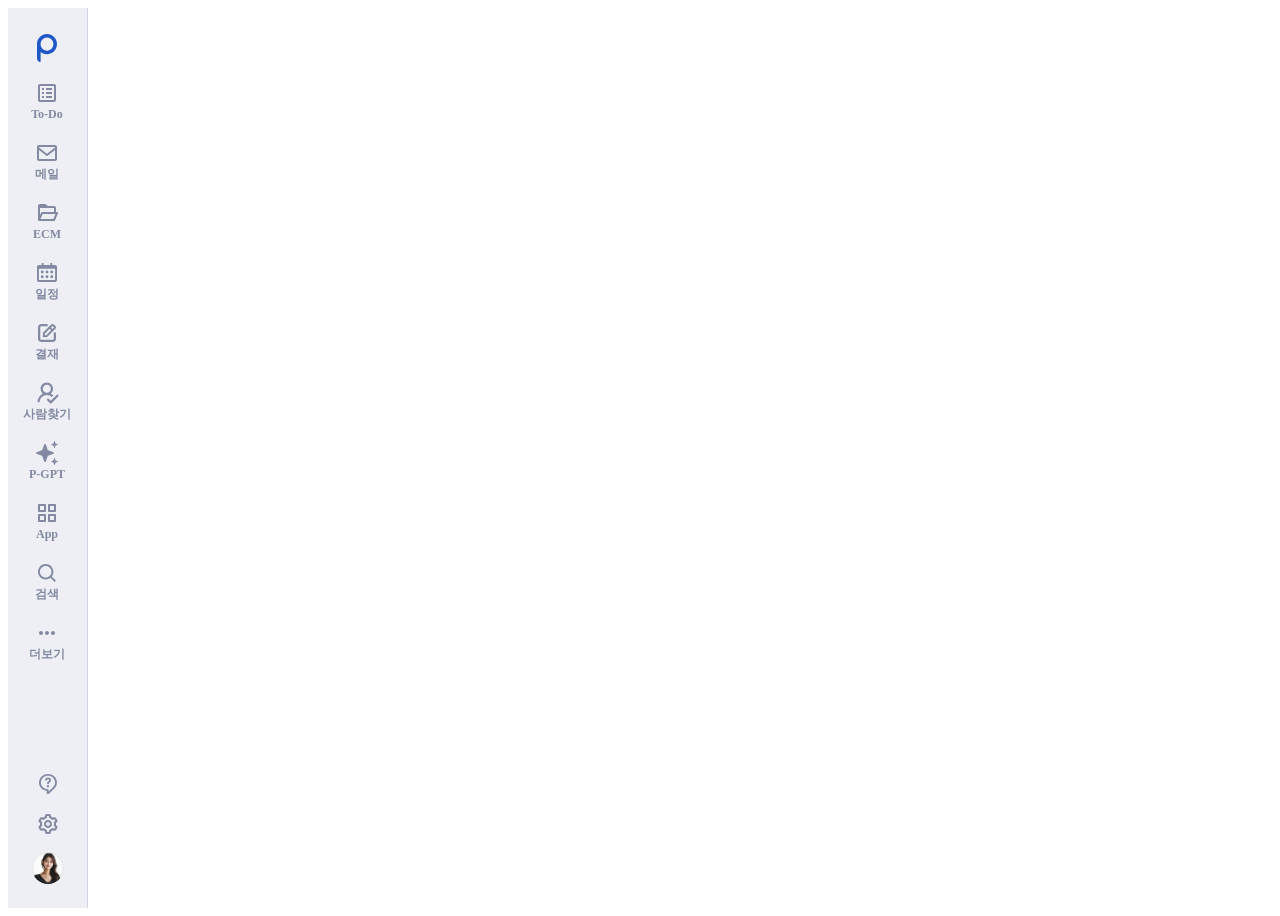
<file: components/layout/sidebar.html>
<!DOCTYPE html>
<html lang="ko">
<head>
<meta charset="UTF-8">
<title>SideBar</title>
<link rel="stylesheet" href="../../styles/layout.css">
</head>
<body>
<aside class="side-bar" aria-label="주요 메뉴">
  <div class="side-bar__top">
    <div class="side-bar__logo">
      <a href="../../index.html" aria-label="홈으로 이동">
        <img src="../../assets/icons/logo-default.svg" alt="Logo" width="48" height="48">
      </a>
    </div>
    <nav class="side-bar__menu" aria-label="메인 내비게이션">
      <button type="button" class="side-bar__item" data-menu="to-do">
        <span class="side-bar__item-icon"></span>
        <span class="side-bar__item-label">To-Do</span>
      </button>
      <button type="button" class="side-bar__item" data-menu="mail">
        <span class="side-bar__item-icon"></span>
        <span class="side-bar__item-label">메일</span>
      </button>
      <button type="button" class="side-bar__item" data-menu="ecm">
        <span class="side-bar__item-icon"></span>
        <span class="side-bar__item-label">ECM</span>
      </button>
      <button type="button" class="side-bar__item" data-menu="schedule">
        <span class="side-bar__item-icon"></span>
        <span class="side-bar__item-label">일정</span>
      </button>
      <button type="button" class="side-bar__item" data-menu="sign">
        <span class="side-bar__item-icon"></span>
        <span class="side-bar__item-label">결재</span>
      </button>
      <button type="button" class="side-bar__item" data-menu="people">
        <span class="side-bar__item-icon"></span>
        <span class="side-bar__item-label">사람찾기</span>
      </button>
      <button type="button" class="side-bar__item" data-menu="gpt">
        <span class="side-bar__item-icon"></span>
        <span class="side-bar__item-label">P-GPT</span>
      </button>
      <button type="button" class="side-bar__item" data-menu="app">
        <span class="side-bar__item-icon"></span>
        <span class="side-bar__item-label">App</span>
      </button>
      <button type="button" class="side-bar__item" data-menu="search">
        <span class="side-bar__item-icon"></span>
        <span class="side-bar__item-label">검색</span>
      </button>
      <button type="button" class="side-bar__item" data-menu="more">
        <span class="side-bar__item-icon"></span>
        <span class="side-bar__item-label">더보기</span>
      </button>
    </nav>
  </div>
  <div class="side-bar__bottom">
    <div class="side-bar__actions">
      <button type="button" class="side-bar__action" data-action="help" aria-label="도움말">
        <span class="side-bar__action-icon"></span>
      </button>
      <button type="button" class="side-bar__action" data-action="setting" aria-label="설정">
        <span class="side-bar__action-icon"></span>
      </button>
    </div>
    <div class="side-bar__profile" role="button" tabindex="0" aria-label="내 프로필">
      <span class="side-bar__profile-image">
        <img src="../../assets/avatar/female01.jpg" alt="프로필 이미지">
      </span>
    </div>
  </div>
</aside>
<script src="sidebar.js"></script>
</body>
</html>
</file>
<file: styles/base.css>
/* ==========================================================================
   Base — 전역 리셋 / 폰트
   ========================================================================== */

@import '../fonts/pretendard-gov.css';

body {
  margin: 0;
  font-family: 'Pretendard GOV', 'Pretendard', -apple-system, BlinkMacSystemFont, sans-serif;
}

button, input, select, textarea {
  font: inherit;
}
</file>
<file: styles/layout.css>
@import './components/task-hub.css';
@import './components/p-gpt.css';

/* ==========================================================================
   Layout
   ========================================================================== */

.layout {
  display: flex;
  min-height: 100vh;
}

.layout__left-panel {
  flex: 0 0 400px;
  width: 400px;
  box-sizing: border-box;
  background: #FFFFFF;
  border-right: 1px solid #D5D8E4;
  display: flex;
  flex-direction: column;
  height: 100vh;
  position: sticky;
  top: 0;
}

.layout__contents {
  flex: 1 1 auto;
  min-width: 0;
  height: 100vh;
  overflow-y: auto;
  box-sizing: border-box;
  padding: 0 32px 32px;
  background: #EDEFF5;
}

.layout__contents--bg-white {
  background: #FFFFFF;
  padding: 0;
}

.layout__contents-inner {
  max-width: 1280px;
  margin: 0 auto;
  padding: 64px 40px;
  box-sizing: border-box;
  width: 100%;
}

.layout__right-panel {
  flex: 0 0 400px;
  width: 400px;
  box-sizing: border-box;
  background: #FFFFFF;
}

@media (max-width: 1600px) {
  .layout__right-panel {
    flex: 0 0 320px;
    width: 320px;
  }
}


/* ==========================================================================
   SideBar (◆ SideBar / Variant=03)
   ========================================================================== */

.side-bar {
  box-sizing: border-box;
  width: 80px;
  height: 100vh;
  padding: 16px 0;
  display: flex;
  flex-direction: column;
  justify-content: space-between;
  align-items: center;
  background: #EDEFF5;
  border-right: 1px solid #D3D6E3;
}

.side-bar__top {
  box-sizing: border-box;
  flex: 1 1 auto;
  min-height: 0;
  width: 100%;
  padding-right: 1px;
  display: flex;
  flex-direction: column;
  align-items: center;
}

.side-bar__logo {
  flex-shrink: 0;
  width: 100%;
  height: 48px;
  display: flex;
  justify-content: center;
  align-items: center;
}

.side-bar__logo img {
  display: block;
  width: 48px;
  height: 48px;
  border-radius: 1000px;
}

.side-bar__menu {
  flex: 1 1 auto;
  min-height: 0;
  width: 100%;
  display: flex;
  flex-direction: column;
  align-items: center;
  overflow-y: auto;
  scrollbar-width: none;
  -ms-overflow-style: none;
}

.side-bar__menu::-webkit-scrollbar {
  width: 0;
  height: 0;
}

.side-bar__item {
  flex-shrink: 0;
  width: 80px;
  height: 60px;
  padding: 0;
  margin: 0;
  border: 0;
  background: none;
  cursor: pointer;
  display: flex;
  flex-direction: column;
  justify-content: center;
  align-items: center;
  font-family: inherit;
}

.side-bar__item-icon {
  display: block;
  width: 24px;
  height: 24px;
  background-color: #8289A0;
  -webkit-mask: var(--icon) no-repeat center / contain;
          mask: var(--icon) no-repeat center / contain;
}

.side-bar__item[data-menu="to-do"]    .side-bar__item-icon { --icon: url('../assets/icons/BiSpreadsheet.svg'); }
.side-bar__item[data-menu="mail"]     .side-bar__item-icon { --icon: url('../assets/icons/BiEnvelope.svg'); }
.side-bar__item[data-menu="ecm"]      .side-bar__item-icon { --icon: url('../assets/icons/BiFolderOpen.svg'); }
.side-bar__item[data-menu="schedule"] .side-bar__item-icon { --icon: url('../assets/icons/IconCalendar.svg'); }
.side-bar__item[data-menu="sign"]     .side-bar__item-icon { --icon: url('../assets/icons/BiEdit.svg'); }
.side-bar__item[data-menu="people"]   .side-bar__item-icon { --icon: url('../assets/icons/IconUserCheck.svg'); }
.side-bar__item[data-menu="gpt"]      .side-bar__item-icon { --icon: url('../assets/icons/IconAI-3Star.svg'); }
.side-bar__item[data-menu="app"]      .side-bar__item-icon { --icon: url('../assets/icons/BiGridAlt.svg'); }
.side-bar__item[data-menu="search"]   .side-bar__item-icon { --icon: url('../assets/icons/IconSearch.svg'); }
.side-bar__item[data-menu="more"]     .side-bar__item-icon { --icon: url('../assets/icons/ico-more-hoz.svg'); }

.side-bar__item-label {
  font-size: 12px;
  font-weight: 600;
  line-height: 150%;
  color: #8289A0;
  text-align: left;
}

.side-bar__item:hover,
.side-bar__item[aria-current="page"] {
  background: #FFFFFF;
}

.side-bar__item:hover .side-bar__item-icon {
  background-color: #686F86;
}

.side-bar__item:hover .side-bar__item-label {
  color: #686F86;
}

.side-bar__item[aria-current="page"] .side-bar__item-icon {
  background-color: #4E66FF;
}

.side-bar__item[aria-current="page"] .side-bar__item-label {
  color: #4E66FF;
}

.side-bar__bottom {
  flex-shrink: 0;
  width: 100%;
  display: flex;
  flex-direction: column;
  justify-content: flex-end;
  align-items: center;
}

.side-bar__actions {
  width: 40px;
  display: flex;
  flex-direction: column;
  align-items: center;
}

.side-bar__action {
  width: 40px;
  height: 40px;
  padding: 0;
  margin: 0;
  border: 0;
  border-radius: 1000px;
  background: none;
  cursor: pointer;
  display: flex;
  justify-content: center;
  align-items: center;
}

.side-bar__action-icon {
  display: block;
  width: 24px;
  height: 24px;
  background-color: #8289A0;
  -webkit-mask: var(--icon) no-repeat center / contain;
          mask: var(--icon) no-repeat center / contain;
}

.side-bar__action[data-action="help"]    .side-bar__action-icon { --icon: url('../assets/icons/IconHelpMessage.svg'); }
.side-bar__action[data-action="setting"] .side-bar__action-icon { --icon: url('../assets/icons/BiCog.svg'); }

.side-bar__action:hover,
.side-bar__action[aria-current="true"] {
  background: #FFFFFF;
}

.side-bar__action:hover .side-bar__action-icon {
  background-color: #686F86;
}

.side-bar__action[aria-current="true"] .side-bar__action-icon {
  background-color: #4E66FF;
}

.side-bar__profile {
  width: 48px;
  height: 48px;
  display: flex;
  justify-content: center;
  align-items: center;
  cursor: pointer;
}

.side-bar__profile-image {
  display: block;
  width: 32px;
  height: 32px;
  border-radius: 400px;
  overflow: hidden;
  box-sizing: border-box;
  position: relative
}

.side-bar__profile-image img {
  display: block;
  width: 100%;
  height: 100%;
  object-fit: cover;
}

.side-bar__profile-image::after {
  content: '';
  position: absolute;
  top: 0;
  left: 0;
  width: 100%;
  height: 100%;
  border: 1px solid rgba(0, 0, 0, 0.1);
  border-radius : 400px;
  box-sizing: border-box;
}
</file>
<file: styles/index.css>
/* ==========================================================================
   Smart Focus header (◆ Frame 985:19137)
   ========================================================================== */

.smart-focus {
  position: relative;
  box-sizing: border-box;
  display: flex;
  align-items: flex-end;
  padding: 24px 0 24px 160px;
}

.smart-focus__bot {
  position: absolute;
  left: 0;
  top: 20px;
  width: 128px;
  height: auto;
  pointer-events: none;
}

.smart-focus__main {
  flex: 1 1 0;
  min-width: 0;
  display: flex;
  flex-direction: column;
  align-items: flex-start;
}

.smart-focus__title-row {
  display: flex;
  align-items: center;
}

.smart-focus__title {
  margin: 0;
  font-family: inherit;
  font-weight: 700;
  font-size: 24px;
  line-height: 1.5;
  color: #3B4154;
  white-space: nowrap;
}

.smart-focus__settings {
  width: 40px;
  height: 40px;
  padding: 0;
  margin: 0;
  border: 0;
  border-radius: 1000px;
  background: rgba(255, 255, 255, 0);
  display: flex;
  justify-content: center;
  align-items: center;
  cursor: pointer;
}

.smart-focus__settings-icon {
  display: block;
  width: 24px;
  height: 24px;
}

.smart-focus__greeting {
  display: flex;
  align-items: center;
  width: 100%;
}

.smart-focus__greeting-text {
  margin: 0;
  font-family: inherit;
  font-weight: 400;
  font-size: 20px;
  line-height: 1.5;
  color: #3B4154;
  white-space: nowrap;
}

.smart-focus__meta {
  display: flex;
  align-items: center;
}

.smart-focus__update {
  margin: 0;
  font-family: inherit;
  font-weight: 400;
  font-size: 13px;
  line-height: 1.5;
  color: #686F86;
  text-align: right;
  white-space: nowrap;
}

.smart-focus__refresh {
  width: 28px;
  height: 28px;
  padding: 0;
  margin: 0;
  border: 0;
  border-radius: 1000px;
  background: rgba(255, 255, 255, 0);
  display: flex;
  justify-content: center;
  align-items: center;
  cursor: pointer;
}

.smart-focus__refresh-icon {
  display: block;
  width: 18px;
  height: 18px;
}

/* ==========================================================================
   Task Overview (◆ Frame 985:19149 — 01)
   ========================================================================== */

.task-overview {
  position: relative;
  z-index: 1;
  box-sizing: border-box;
  background: #FFFFFF;
  border-radius: 20px;
  padding: 30px;
  display: flex;
  flex-direction: column;
  gap: 24px;
  align-items: flex-start;
  justify-content: center;
}

.task-overview__header {
  width: 100%;
  display: flex;
  align-items: center;
  justify-content: space-between;
}

.task-overview__title {
  margin: 0;
  font-family: inherit;
  font-weight: 600;
  font-size: 20px;
  line-height: 1.5;
  color: #3B4154;
  white-space: nowrap;
}

.task-overview__actions {
  display: flex;
  gap: 4px;
  align-items: center;
}

.task-overview__action {
  width: 24px;
  height: 24px;
  padding: 0;
  margin: 0;
  border: 0;
  border-radius: 4px;
  background: rgba(255, 255, 255, 0);
  display: flex;
  justify-content: center;
  align-items: center;
  cursor: pointer;
}

.task-overview__action-icon {
  display: block;
  width: 16px;
  height: 16px;
}

.task-overview__chart {
  width: 100%;
  display: flex;
  flex-direction: column;
  gap: 10px;
}

.task-overview__bar {
  width: 100%;
  height: 20px;
  display: flex;
  gap: 2px;
  align-items: center;
}

.task-overview__bar-segment {
  flex: 1 1 0;
  min-width: 1px;
  height: 100%;
  border-radius: 1000px;
}

.task-overview__bar-segment--new         { background: #4E66FF; }
.task-overview__bar-segment--in-progress { background: #C5CCFF; }
.task-overview__bar-segment--delayed {
  flex: 0 0 120px;
  width: 120px;
  background: #F97E7C;
}
.task-overview__bar-segment--complete    { background: #E6E6E6; }

.task-overview__legend {
  display: flex;
  gap: 20px;
  align-items: flex-start;
}

.task-overview__legend-item {
  display: flex;
  gap: 4px;
  align-items: center;
}

.task-overview__legend-dot {
  width: 12px;
  height: 12px;
  border-radius: 1000px;
}

.task-overview__legend-dot--new         { background: #4E66FF; }
.task-overview__legend-dot--in-progress { background: #C5CCFF; }
.task-overview__legend-dot--delayed     { background: #F97E7C; }
.task-overview__legend-dot--complete    { background: #E6E6E6; }

.task-overview__legend-label {
  font-family: inherit;
  font-weight: 500;
  font-size: 14px;
  line-height: 1.25;
  color: #333333;
}

/* ==========================================================================
   Today Plan (◆ Frame 985:19174 — 02)
   ========================================================================== */

.today-plan {
  position: relative;
  z-index: 1;
  box-sizing: border-box;
  background: #FFFFFF;
  border-radius: 20px;
  padding: 30px;
  display: flex;
  flex-direction: column;
  gap: 24px;
  align-items: center;
  margin-top: 16px;
}

.today-plan__header {
  width: 100%;
  display: flex;
  align-items: center;
  justify-content: space-between;
}

.today-plan__title {
  margin: 0;
  font-family: inherit;
  font-weight: 600;
  font-size: 20px;
  line-height: 1.5;
  color: #3B4154;
  white-space: nowrap;
}

.today-plan__actions {
  display: flex;
  gap: 4px;
  align-items: center;
}

.today-plan__action {
  width: 24px;
  height: 24px;
  padding: 0;
  margin: 0;
  border: 0;
  border-radius: 4px;
  background: rgba(255, 255, 255, 0);
  display: flex;
  justify-content: center;
  align-items: center;
  cursor: pointer;
}

.today-plan__action-icon {
  display: block;
  width: 16px;
  height: 16px;
}

/* ----- Schedule timeline ----- */

.today-plan__schedule {
  width: 100%;
  display: flex;
  flex-direction: column;
  gap: 6px;
  align-items: flex-start;
}

.today-plan__schedule-caption,
.today-plan__tasks-caption {
  margin: 0;
  font-family: inherit;
  font-weight: 600;
  font-size: 15px;
  line-height: 1.5;
  color: #333333;
  white-space: nowrap;
}

.today-plan__highlight {
  color: #2665E0;
}

.today-plan__highlight--alt {
  color: #4D63ED;
}

.today-plan__timeline {
  --hour-flex: calc(100% / 11);
  --hour-edge: var(--hour-flex);
  position: relative;
  display: flex;
  width: 100%;
  align-items: stretch;
}

.today-plan__hour {
  flex: 1 1 0;
  min-width: 0;
  display: flex;
  flex-direction: column;
}

.today-plan__hour--edge {
  flex: 1 1 0;
}

.today-plan__hour-slot {
  height: 64px;
  background: #FFFFFF;
  border: 1px solid #D5D8E4;
}

.today-plan__hour:not(.today-plan__hour--edge) .today-plan__hour-slot,
.today-plan__hour--edge ~ .today-plan__hour--edge .today-plan__hour-slot {
  border-left: 0;
}

.today-plan__hour--mute .today-plan__hour-slot {
  background: #F5F5F5;
}

.today-plan__hour-label {
  height: 24px;
  display: flex;
  justify-content: flex-end;
  align-items: center;
  padding-right: 8px;
  border-right: 1px solid #D5D8E4;
  font-family: inherit;
  font-weight: 500;
  font-size: 13px;
  color: #696E80;
  white-space: nowrap;
}

.today-plan__hour--edge:first-child .today-plan__hour-label {
  border-left: 1px solid #D5D8E4;
}

.today-plan__event {
  position: absolute;
  top: 1px;
  display: flex;
  flex-direction: column;
  box-sizing: border-box;
}

.today-plan__event-bar {
  height: 4px;
}

.today-plan__event-text {
  flex: 1 1 auto;
  display: flex;
  flex-direction: column;
  justify-content: center;
  padding: 0 10px;
  font-family: inherit;
  font-weight: 500;
  font-size: 13px;
  line-height: 1.45;
  color: #333333;
}

.today-plan__event-text p {
  margin: 0;
}

.today-plan__event--blue {
  background: #EFF2FF;
}

.today-plan__event--blue .today-plan__event-bar {
  background: #5C70E6;
}

.today-plan__event--green {
  background: #EFF9EB;
}

.today-plan__event--green .today-plan__event-bar {
  background: #60B919;
}

.today-plan__event--kickoff {
  left: calc(var(--hour-edge) + var(--hour-flex) * 2);
  width: calc(var(--hour-flex) * 2);
  height: 64px;
}

.today-plan__event--lunch {
  left: calc(var(--hour-edge) + var(--hour-flex) * 5);
  width: var(--hour-flex);
  height: 64px;
}

.today-plan__event--idea {
  left: calc(var(--hour-edge) + var(--hour-flex) * 7);
  width: var(--hour-flex);
  height: 64px;
}

/* ----- Task table ----- */

.today-plan__tasks {
  width: 100%;
  display: flex;
  flex-direction: column;
  gap: 6px;
  align-items: flex-start;
}

.today-plan__table {
  width: 100%;
  display: flex;
  flex-direction: column;
}

.today-plan__row {
  display: flex;
  width: 100%;
  align-items: stretch;
  border-bottom: 1px solid #D5D8E4;
}

.today-plan__row--first {
  border-top: 2px solid #52586A;
}

.today-plan__cell {
  flex: 1 1 0;
  min-width: 0;
  display: flex;
  align-items: center;
  padding: 12px 10px;
}

.today-plan__cell--badge {
  gap: 6px;
  padding: 10px;
}

.today-plan__cell--resource {
  flex: 0 0 300px;
  flex-direction: column;
  align-items: stretch;
  justify-content: center;
  gap: 2px;
  padding: 8px 10px;
}

.today-plan__cell--due {
  flex: 0 0 160px;
  justify-content: center;
}

.today-plan__cell-text {
  flex: 1 1 0;
  min-width: 0;
  font-family: inherit;
  font-weight: 400;
  font-size: 14px;
  line-height: 1.45;
  color: #3B4154;
}

.today-plan__cell--due .today-plan__cell-text {
  flex: 0 0 auto;
  text-align: center;
}

.today-plan__cell-text--bold {
  font-weight: 600;
}

.today-plan__cell-text--primary {
  font-weight: 600;
  color: #5968EB;
  line-height: 1.4;
}

.today-plan__cell-text--warning {
  font-weight: 600;
  color: #FF8400;
  line-height: 1.4;
}

.today-plan__cell-text--danger {
  font-weight: 600;
  color: #F22625;
  line-height: 1.4;
}

.today-plan__badge {
  flex: 0 0 auto;
  min-width: 40px;
  height: 20px;
  padding: 0 8px;
  display: inline-flex;
  align-items: center;
  justify-content: center;
  border: 1px solid;
  border-radius: 100px;
  background: #FFFFFF;
  font-family: inherit;
  font-weight: 600;
  font-size: 12px;
  line-height: 1.25;
  text-align: center;
  white-space: nowrap;
  box-sizing: border-box;
}

.today-plan__badge--primary {
  border-color: #7B8DFF;
  color: #5968EB;
}

.today-plan__badge--warning {
  border-color: #FFBC76;
  color: #FF8400;
}

.today-plan__badge--danger {
  border-color: #FE9B90;
  color: #F22625;
}

.today-plan__resource-item {
  display: flex;
  gap: 4px;
  align-items: center;
  width: 100%;
}

.today-plan__resource-icon {
  flex: 0 0 auto;
  display: block;
  width: 16px;
  height: 16px;
}

.today-plan__resource-text {
  flex: 1 1 0;
  min-width: 0;
  font-family: inherit;
  font-weight: 400;
  font-size: 14px;
  line-height: 1.5;
  color: #3B4154;
}

/* ==========================================================================
   Team Schedule (◆ Frame 985:19311)
   ========================================================================== */

.team-schedule {
  position: relative;
  z-index: 1;
  box-sizing: border-box;
  background: #FFFFFF;
  border-radius: 20px;
  padding: 30px;
  display: flex;
  flex-direction: column;
  gap: 24px;
  align-items: flex-start;
  margin-top: 16px;
}

.team-schedule__header {
  width: 100%;
  display: flex;
  align-items: center;
  justify-content: space-between;
}

.team-schedule__title {
  margin: 0;
  font-family: inherit;
  font-weight: 600;
  font-size: 20px;
  line-height: 1.5;
  color: #3B4154;
  white-space: nowrap;
}

.team-schedule__header-right {
  display: flex;
  align-items: center;
  gap: 12px;
}

.team-schedule__avatars {
  display: flex;
  align-items: center;
  isolation: isolate;
  padding-right: 6px;
}

.team-schedule__avatar-item {
  position: relative;
  flex-shrink: 0;
  width: 32px;
  height: 32px;
  margin-right: -6px;
  border-radius: 1000px;
  overflow: hidden;
  box-sizing: border-box;
}

.team-schedule__avatar-item:nth-child(1) { z-index: 4; }
.team-schedule__avatar-item:nth-child(2) { z-index: 3; }
.team-schedule__avatar-item:nth-child(3) { z-index: 2; }
.team-schedule__avatar-item:nth-child(4) { z-index: 1; }

.team-schedule__avatar {
  display: block;
  width: 100%;
  height: 100%;
  object-fit: cover;
}

.team-schedule__avatar-item--more {
  display: flex;
  align-items: center;
  justify-content: center;
  background: #FFFFFF;
  border: 1px solid #DDDDDD;
  font-family: inherit;
  font-weight: 600;
  font-size: 14px;
  color: #000000;
  overflow: visible;
}

.team-schedule__actions {
  display: flex;
  gap: 4px;
  align-items: center;
}

.team-schedule__action {
  width: 24px;
  height: 24px;
  padding: 0;
  margin: 0;
  border: 0;
  border-radius: 4px;
  background: rgba(255, 255, 255, 0);
  display: flex;
  justify-content: center;
  align-items: center;
  cursor: pointer;
}

.team-schedule__action-icon {
  display: block;
  width: 16px;
  height: 16px;
}

.team-schedule__timeline {
  --hour-edge: 118px;
  --hour-flex: calc((100% - (var(--hour-edge) * 2)) / 9);
  position: relative;
  width: 100%;
  height: 142px;
  display: flex;
  align-items: stretch;
}

.team-schedule__hour {
  flex: 1 1 0;
  min-width: 0;
  height: 100%;
  display: flex;
  flex-direction: column;
}

.team-schedule__hour--edge {
  flex: 0 0 var(--hour-edge);
}

.team-schedule__hour-slot {
  flex: 1 1 0;
  min-height: 0;
  background: #FFFFFF;
  border: 1px solid #E6E6E6;
}

.team-schedule__hour:not(.team-schedule__hour--edge) .team-schedule__hour-slot,
.team-schedule__hour--edge ~ .team-schedule__hour--edge .team-schedule__hour-slot {
  border-left: 0;
}

.team-schedule__hour-label {
  height: 24px;
  display: flex;
  justify-content: flex-end;
  align-items: center;
  padding-right: 8px;
  border-right: 1px solid #E6E6E6;
  font-family: inherit;
  font-weight: 500;
  font-size: 13px;
  color: #777777;
  white-space: nowrap;
}

.team-schedule__hour--edge:first-child .team-schedule__hour-label {
  border-left: 1px solid #E6E6E6;
}

.team-schedule__event {
  position: absolute;
  left: calc(var(--hour-edge) + var(--col, 0) * var(--hour-flex));
  width: calc(var(--span, 1) * var(--hour-flex));
  height: 28px;
  box-sizing: border-box;
  display: flex;
  align-items: center;
  gap: 12px;
  padding: 4px 10px 4px 4px;
  border-radius: 1000px;
}

.team-schedule__event-user {
  flex-shrink: 0;
  display: flex;
  align-items: center;
  gap: 6px;
}

.team-schedule__event-avatar {
  flex-shrink: 0;
  display: block;
  width: 20px;
  height: 20px;
  border-radius: 1000px;
  overflow: hidden;
}

.team-schedule__event-avatar img {
  display: block;
  width: 100%;
  height: 100%;
  object-fit: cover;
}

.team-schedule__event-name {
  font-family: inherit;
  font-weight: 600;
  font-size: 12px;
  white-space: nowrap;
}

.team-schedule__event-title {
  flex: 1 1 0;
  min-width: 0;
  font-family: inherit;
  font-weight: 600;
  font-size: 12px;
  white-space: nowrap;
  overflow: hidden;
  text-overflow: ellipsis;
}

.team-schedule__event--blue {
  background: #4E66FF;
  color: #FFFFFF;
}

.team-schedule__event--royal-blue {
  background: #DADFFC;
  color: #263758;
}

.team-schedule__event--bright-blue {
  background: #D8DDFF;
  color: #263758;
}

.team-schedule__event--gray {
  background: #E0E3EC;
  color: #3B4154;
}

/* Position modifiers — col(grid 인덱스) / span(셀 수) / top(row 9·45·81) */
.team-schedule__event--p1 { --col: 0;            top:  9px; }
.team-schedule__event--p2 { --col: 2; --span: 2; top:  9px; }
.team-schedule__event--p3 { --col: 4;            top:  9px; }
.team-schedule__event--p4 { --col: 1;            top: 45px; }
.team-schedule__event--p5 { --col: 6; --span: 2; top: 45px; }
.team-schedule__event--p6 { --col: 2;            top: 81px; }
.team-schedule__event--p7 { --col: 8;            top: 81px; }

/* ==========================================================================
   News Summary (◆ Frame 985:19427)
   ========================================================================== */

.news-summary {
  position: relative;
  z-index: 1;
  box-sizing: border-box;
  background: #FFFFFF;
  border-radius: 20px;
  padding: 24px 30px 30px;
  display: flex;
  flex-direction: column;
  gap: 24px;
  align-items: flex-start;
  margin-top: 16px;
}

.news-summary__header {
  width: 100%;
  display: flex;
  align-items: center;
  justify-content: space-between;
}

.news-summary__heading {
  margin: 0;
  font-family: inherit;
  font-weight: 600;
  font-size: 20px;
  line-height: 1.5;
  color: #3B4154;
  white-space: nowrap;
}

.news-summary__actions {
  display: flex;
  gap: 4px;
  align-items: center;
}

.news-summary__action {
  width: 24px;
  height: 24px;
  padding: 0;
  margin: 0;
  border: 0;
  border-radius: 4px;
  background: rgba(255, 255, 255, 0);
  display: flex;
  justify-content: center;
  align-items: center;
  cursor: pointer;
}

.news-summary__action-icon {
  display: block;
  width: 16px;
  height: 16px;
}

.news-summary__list {
  width: 100%;
  display: flex;
  gap: 12px;
  align-items: stretch;
}

.news-summary__card {
  flex: 1 1 0;
  min-width: 0;
  box-sizing: border-box;
  display: flex;
  gap: 16px;
  align-items: flex-start;
  background: #FFFFFF;
  border: 1px solid #D5D8E4;
  border-radius: 12px;
  padding: 20px;
}

.news-summary__thumb {
  flex-shrink: 0;
  width: 64px;
  height: 64px;
  border-radius: 6px;
  border: 1px solid rgba(0, 0, 0, 0.12);
  background: #E0E3EC;
  box-sizing: border-box;
}

.news-summary__contents {
  flex: 1 1 0;
  min-width: 0;
  display: flex;
  flex-direction: column;
  gap: 8px;
  align-items: flex-start;
}

.news-summary__title {
  margin: 0;
  width: 100%;
  font-family: inherit;
  font-weight: 600;
  font-size: 16px;
  line-height: 1.25;
  color: #3B4154;
  text-decoration: underline;
  white-space: nowrap;
  overflow: hidden;
  text-overflow: ellipsis;
}

.news-summary__body {
  width: 100%;
  display: flex;
  gap: 4px;
  align-items: flex-start;
}

.news-summary__body-icon {
  flex-shrink: 0;
  display: block;
  width: 16px;
  height: 16px;
  margin: 2px 0;
}

.news-summary__body-text {
  flex: 1 1 0;
  min-width: 0;
  margin: 0;
  font-family: inherit;
  font-weight: 400;
  font-size: 14px;
  line-height: 1.5;
  color: #696E80;
  overflow: hidden;
  text-overflow: ellipsis;
  display: -webkit-box;
  -webkit-line-clamp: 2;
  line-clamp: 2;
  -webkit-box-orient: vertical;
}

.news-summary__anchor {
  align-self: flex-end;
  display: inline-flex;
  align-items: center;
  gap: 2px;
  text-decoration: none;
  color: #3B4154;
}

.news-summary__anchor-text {
  font-family: inherit;
  font-weight: 500;
  font-size: 13px;
  line-height: 1.25;
  text-decoration: underline;
  white-space: nowrap;
}

.news-summary__anchor-icon {
  display: inline-flex;
  width: 16px;
  height: 16px;
  align-items: center;
  justify-content: center;
}

.news-summary__anchor-icon svg {
  display: block;
}

/* ==========================================================================
   Report Drafts (◆ Frame 985:19437)
   ========================================================================== */

.report-drafts {
  position: relative;
  z-index: 1;
  box-sizing: border-box;
  background: #FFFFFF;
  border-radius: 20px;
  padding: 30px;
  display: flex;
  flex-direction: column;
  gap: 20px;
  align-items: flex-start;
  margin-top: 16px;
}

.report-drafts__header {
  width: 100%;
  display: flex;
  align-items: center;
  justify-content: space-between;
}

.report-drafts__heading {
  margin: 0;
  font-family: inherit;
  font-weight: 600;
  font-size: 20px;
  line-height: 1.5;
  color: #3B4154;
  white-space: nowrap;
}

.report-drafts__actions {
  display: flex;
  gap: 4px;
  align-items: center;
}

.report-drafts__action {
  width: 24px;
  height: 24px;
  padding: 0;
  margin: 0;
  border: 0;
  border-radius: 4px;
  background: rgba(255, 255, 255, 0);
  display: flex;
  justify-content: center;
  align-items: center;
  cursor: pointer;
}

.report-drafts__action-icon {
  display: block;
  width: 16px;
  height: 16px;
}

.report-drafts__list {
  width: 100%;
  display: flex;
  gap: 12px;
  align-items: flex-start;
}

.report-drafts__card {
  flex: 1 1 0;
  min-width: 0;
  box-sizing: border-box;
  display: flex;
  gap: 16px;
  align-items: flex-start;
  background: #EDEFF5;
  border-radius: 12px;
  padding: 20px;
}

.report-drafts__icon-wrap {
  flex-shrink: 0;
  width: 64px;
  height: 64px;
  display: flex;
  justify-content: center;
  align-items: center;
  background: #FFFFFF;
  border-radius: 1000px;
}

.report-drafts__icon {
  display: block;
  width: 28px;
  height: 28px;
}

.report-drafts__contents {
  flex: 1 1 0;
  min-width: 0;
  display: flex;
  flex-direction: column;
  gap: 16px;
  align-items: flex-start;
}

.report-drafts__info {
  width: 100%;
  display: flex;
  flex-direction: column;
  gap: 8px;
}

.report-drafts__title {
  margin: 0;
  width: 100%;
  font-family: inherit;
  font-weight: 600;
  font-size: 16px;
  line-height: 1.25;
  color: #3B4154;
  text-decoration: underline;
  white-space: nowrap;
  overflow: hidden;
  text-overflow: ellipsis;
}

.report-drafts__body {
  width: 100%;
  display: flex;
  gap: 4px;
  align-items: flex-start;
}

.report-drafts__body-icon {
  flex-shrink: 0;
  display: block;
  width: 16px;
  height: 16px;
  margin: 2px 0;
}

.report-drafts__body-text {
  flex: 1 1 0;
  min-width: 0;
  margin: 0;
  font-family: inherit;
  font-weight: 400;
  font-size: 14px;
  line-height: 1.5;
  color: #696E80;
}

.report-drafts__buttons {
  width: 100%;
  display: flex;
  gap: 8px;
  align-items: center;
  flex-wrap: wrap;
}

.report-drafts__button {
  flex-shrink: 0;
  min-width: 56px;
  height: 32px;
  padding: 0 14px;
  border: 1px solid #9398A8;
  border-radius: 6px;
  background: #FFFFFF;
  font-family: inherit;
  font-weight: 600;
  font-size: 14px;
  line-height: 1.25;
  color: #3B4154;
  cursor: pointer;
  display: inline-flex;
  align-items: center;
  justify-content: center;
  white-space: nowrap;
}
</file>
<file: styles/components/task-editor.css>
/* ==========================================================================
   Task Editor Component
   ========================================================================== */


.task-editor {
  display: flex;
  flex-direction: column;
  gap: 40px;
  width: 100%;
  box-sizing: border-box;
}

/* ---------- Divider ---------- */

.task-editor__divider {
  width: 100%;
  height: 1px;
  background: #E3E6F1;
}

/* ---------- Header ---------- */

.task-editor__header {
  display: flex;
  flex-direction: column;
  gap: 20px;
}

/* Title */

.task-editor__title-row {
  display: flex;
  align-items: flex-start;
  gap: 6px;
}

.task-editor__title-icon {
  flex-shrink: 0;
  width: 32px;
  height: 32px;
  margin-top: 8px;
}

.task-editor__title {
  flex: 1 1 auto;
  margin: 0;
  font-size: 32px;
  font-weight: 600;
  line-height: 1.5em;
  color: #242837;
}

/* Meta */

.task-editor__meta {
  display: flex;
  flex-direction: column;
  gap: 10px;
  padding: 0 4px;
}

.task-editor__meta-row {
  display: flex;
  align-items: center;
}

/* Meta Label */

.task-editor__meta-label {
  flex-shrink: 0;
  width: 100px;
  display: flex;
  align-items: center;
  gap: 4px;
}

.task-editor__meta-label-icon {
  display: flex;
  align-items: center;
  height: 20px;
}

.task-editor__meta-label-icon span {
  display: block;
  width: 16px;
  height: 16px;
  background-color: #3B4154;
  -webkit-mask: var(--icon) no-repeat center / contain;
          mask: var(--icon) no-repeat center / contain;
}

.task-editor__meta-label-text {
  font-size: 14px;
  font-weight: 600;
  line-height: 1.5em;
  color: #3B4154;
}

/* Meta Value — Date Range */

.task-editor__date-range {
  display: flex;
  align-items: center;
  gap: 8px;
}

.task-editor__date-value {
  display: flex;
  align-items: center;
  gap: 4px;
  font-size: 14px;
  font-weight: 400;
  line-height: 1.5em;
  color: #9398A8;
}

.task-editor__date-icon {
  display: block;
  width: 16px;
  height: 16px;
  background-color: #9398A8;
  -webkit-mask: var(--icon) no-repeat center / contain;
          mask: var(--icon) no-repeat center / contain;
}

.task-editor__date-sep {
  font-size: 14px;
  font-weight: 400;
  line-height: 1.5em;
  color: #9398A8;
}

/* Meta Value — Content area (badges etc) */

.task-editor__meta-value {
  display: flex;
  align-items: center;
  gap: 16px;
}

/* Badge */

.task-editor__badge {
  display: inline-flex;
  justify-content: center;
  align-items: center;
  gap: 2px;
  height: 24px;
  padding: 0 10px;
  border-radius: 100px;
  font-size: 13px;
  font-weight: 600;
  line-height: 1.25em;
  text-align: center;
  white-space: nowrap;
  border: 0;
}

.task-editor__badge--accent {
  background: #60B919;
  color: #FFFFFF;
}

.task-editor__badge--thirdly {
  background: #E3E6F1;
  color: #242837;
}

.task-editor__badge--thirdly-icon {
  background: #E3E6F1;
  color: #242837;
  padding: 0 8px 0 10px;
}

.task-editor__badge-icon {
  display: block;
  width: 16px;
  height: 16px;
  background-color: rgba(36, 40, 55, 0.4);
  -webkit-mask: var(--icon) no-repeat center / contain;
          mask: var(--icon) no-repeat center / contain;
}

/* Share badges list */

.task-editor__share-list {
  display: flex;
  align-items: center;
  gap: 4px;
}

/* Add button (+ circle) */

.task-editor__add-btn {
  display: flex;
  justify-content: center;
  align-items: center;
  width: 24px;
  height: 24px;
  padding: 0;
  margin: 0;
  border: 1px solid #9398A8;
  border-radius: 1000px;
  background: #FFFFFF;
}

.task-editor__add-btn-icon {
  display: block;
  width: 16px;
  height: 16px;
  background-color: rgba(36, 40, 55, 0.4);
  -webkit-mask: url('../../assets/icons/BiPlus.svg') no-repeat center / contain;
          mask: url('../../assets/icons/BiPlus.svg') no-repeat center / contain;
}

/* ---------- Content ---------- */

.task-editor__content {
  display: flex;
  flex-direction: column;
  gap: 20px;
  padding: 24px;
  background: #EBEDFF;
  border-radius: 20px;
}

/* Card List */

.task-editor__card-list {
  display: flex;
  gap: 12px;
}

.task-editor__card {
  flex: 1;
  display: flex;
  flex-direction: column;
  gap: 10px;
  padding: 16px;
  background: #FFFFFF;
  border: 1px solid #D5D8E4;
  border-radius: 10px;
}

.task-editor__card-header {
  display: flex;
  align-items: center;
  gap: 8px;
}

.task-editor__card-avatar {
  flex-shrink: 0;
  display: flex;
  justify-content: center;
  align-items: center;
  width: 40px;
  height: 40px;
  background: #5C70E6;
  border-radius: 50%;
}

.task-editor__card-avatar-icon {
  display: block;
  width: 24px;
  height: 24px;
  background-color: #FFFFFF;
  -webkit-mask: url('../../assets/icons/BiEnvelope.svg') no-repeat center / contain;
          mask: url('../../assets/icons/BiEnvelope.svg') no-repeat center / contain;
}

.task-editor__card-more {
  flex-shrink: 0;
  display: flex;
  justify-content: center;
  align-items: center;
  width: 20px;
  height: 20px;
  margin-left: auto;
  padding: 0;
  border: 0;
  background: none;
}

.task-editor__card-more-icon {
  display: block;
  width: 20px;
  height: 20px;
  background-color: #A6AABA;
  -webkit-mask: url('../../assets/icons/ico-more-hoz.svg') no-repeat center / contain;
          mask: url('../../assets/icons/ico-more-hoz.svg') no-repeat center / contain;
}

.task-editor__card-title {
  margin: 0;
  font-size: 14px;
  font-weight: 600;
  line-height: 1.5em;
  color: #3B4154;
}

.task-editor__card-date {
  font-size: 12px;
  font-weight: 400;
  line-height: 1.25em;
  color: #696E80;
}

.task-editor__card-desc {
  display: flex;
  gap: 4px;
}

.task-editor__card-desc-icon {
  flex-shrink: 0;
  width: 20px;
  height: 20px;
}

.task-editor__card-desc-text {
  flex: 1;
  margin: 0;
  font-size: 14px;
  font-weight: 400;
  line-height: 1.5em;
  color: #808596;
}

/* AI Suggestion */

.task-editor__ai-suggest {
  display: flex;
  flex-direction: column;
  gap: 8px;
}

.task-editor__ai-suggest-heading {
  display: flex;
  gap: 8px;
}

.task-editor__ai-suggest-icon {
  flex-shrink: 0;
  height: 24px;
}

.task-editor__ai-suggest-title {
  flex: 1;
  margin: 0;
  font-size: 16px;
  font-weight: 600;
  line-height: 1.5em;
  color: #242837;
}

.task-editor__ai-suggest-list {
  margin: 0;
  padding: 0 0 0 1.2em;
  font-size: 14px;
  font-weight: 400;
  line-height: 1.5em;
  color: #333333;
}

/* ---------- Editor Body ---------- */

.task-editor__body {
  display: flex;
  flex-direction: column;
  gap: 8px;
}

.task-editor__body-title {
  margin: 0;
  font-size: 24px;
  font-weight: 600;
  line-height: 1.5em;
  color: #9398A8;
}

.task-editor__body-list {
  display: flex;
  flex-direction: column;
  gap: 4px;
}

.task-editor__body-item {
  display: flex;
  align-items: center;
}

.task-editor__body-bullet {
  flex-shrink: 0;
  display: flex;
  justify-content: center;
  align-items: center;
  width: 16px;
  height: 16px;
  margin-right: 2px;
}

.task-editor__body-bullet::after {
  content: '';
  width: 4px;
  height: 4px;
  border-radius: 50%;
  background: #9398A8;
}

.task-editor__body-item-text {
  font-size: 14px;
  font-weight: 400;
  line-height: 1.5em;
  color: #9398A8;
  padding-left: 4px;
}

/* ---------- File Blocks ---------- */

.task-editor__files {
  display: flex;
  gap: 16px;
}

.task-editor__file {
  flex: 1;
  display: flex;
  align-items: center;
  padding: 16px;
  background: #FFFFFF;
  border: 1px solid #D5D8E4;
  border-radius: 12px;
}

.task-editor__file-name {
  display: flex;
  align-items: center;
  gap: 4px;
  flex: 1;
  padding-right: 10px;
}

.task-editor__file-icon {
  flex-shrink: 0;
  width: 20px;
  height: 20px;
}

.task-editor__file-name-text {
  font-size: 14px;
  font-weight: 400;
  line-height: 1.25em;
  color: #3B4154;
  text-decoration: underline;
}

.task-editor__file-meta {
  display: flex;
  justify-content: center;
  align-items: center;
  gap: 4px;
  height: 20px;
}

.task-editor__file-size {
  font-size: 12px;
  font-weight: 400;
  line-height: 1.25em;
  color: #808596;
}

.task-editor__file-more {
  display: block;
  width: 16px;
  height: 16px;
  background-color: #A6AABA;
  -webkit-mask: url('../../assets/icons/ico-more-hoz.svg') no-repeat center / contain;
          mask: url('../../assets/icons/ico-more-hoz.svg') no-repeat center / contain;
}

/* ---------- Callout ---------- */

.task-editor__callout {
  display: flex;
  align-items: center;
  gap: 12px;
  padding: 12px;
  background: #EDEFF5;
  border-radius: 8px;
}

.task-editor__callout-icon {
  flex-shrink: 0;
  width: 20px;
  height: 20px;
}

.task-editor__callout-text {
  font-size: 14px;
  font-weight: 400;
  line-height: 1.5em;
  color: #808596;
}

/* ---------- Table ---------- */

.task-editor__table {
  width: 100%;
  border-collapse: collapse;
  table-layout: fixed;
}

.task-editor__table-th,
.task-editor__table-td {
  padding: 8px;
  border: 1px solid #D5D8E4;
  font-size: 14px;
  line-height: 1.5em;
  color: #3B4154;
  vertical-align: middle;
}

.task-editor__table-th {
  background: #EDEFF5;
  font-weight: 600;
  text-align: center;
}

.task-editor__table-th--number {
  width: 56px;
}

.task-editor__table-td {
  background: #FFFFFF;
  font-weight: 400;
  text-align: left;
}

.task-editor__table-td--center {
  text-align: center;
}

/* Table hover/active 상태 */
.task-editor__table tbody tr:hover .task-editor__table-td {
  background: #E3E6F1;
}
</file>
<file: styles/components/card-task.css>
/* ==========================================================================
   CardTask (default style)
   Options (data-*):
     data-complete           off | on
     data-show-datebar       true | false
     data-show-actionbar     true | false
     data-show-ai-icon       true | false
     data-show-startdate     true | false
     data-show-enddate       true | false
     data-show-update        true | false
     data-show-share         true | false
     data-show-startbutton   true | false
     data-show-endbutton     true | false
     data-summary-lines      double | single
   ========================================================================== */

.card-task {
  box-sizing: border-box;
  width: 100%;
  background: #FFFFFF;
  border-bottom: 1px solid #D3D6E3;
}

.card-task__block {
  display: flex;
  flex-direction: column;
  gap: 16px;
  padding: 16px;
}

/* ---------- TaskInfo (Title + Summary) ---------- */

.card-task__info {
  display: flex;
  flex-direction: column;
  gap: 4px;
}

.card-task__title-row {
  display: flex;
  align-items: center;
}

.card-task__check {
  flex: 0 0 auto;
  width: 24px;
  height: 24px;
  padding: 0;
  margin: 0;
  border: 0;
  background: none;
  cursor: pointer;
  display: flex;
  align-items: center;
  justify-content: flex-start;
}

.card-task__check-box {
  box-sizing: border-box;
  display: block;
  width: 16px;
  height: 16px;
  border: 1px solid #9398A8;
  border-radius: 1000px;
  background: #FFFFFF;
  position: relative;
}

.card-task__title {
  flex: 1 1 auto;
  min-width: 0;
  font-size: 15px;
  font-weight: 600;
  line-height: 150%;
  color: #3B4154;
  overflow: hidden;
  text-overflow: ellipsis;
  white-space: nowrap;
}

.card-task__delete {
  flex: 0 0 auto;
  width: 24px;
  height: 24px;
  padding: 0;
  margin: 0;
  border: 0;
  background: none;
  cursor: pointer;
  display: flex;
  align-items: center;
  justify-content: flex-end;
}

.card-task__delete-icon {
  display: block;
  width: 16px;
  height: 16px;
  background-color: rgba(0, 0, 0, 0.2);
  -webkit-mask: url('../../assets/icons/IconX.svg') no-repeat center / contain;
          mask: url('../../assets/icons/IconX.svg') no-repeat center / contain;
}

.card-task__summary {
  display: flex;
  align-items: flex-start;
  gap: 4px;
}

.card-task__ai-icon {
  flex: 0 0 auto;
  display: inline-flex;
  align-items: center;
  justify-content: flex-start;
  width: 24px;
  height: 21px;
}

.card-task__ai-icon::before {
  content: '';
  display: block;
  width: 16px;
  height: 16px;
  background: url('../../assets/icons/IconAI-2Star-Color.svg') no-repeat center / contain;
}

.card-task__summary-text {
  flex: 1 1 auto;
  min-width: 0;
  margin: 0;
  font-size: 14px;
  font-weight: 400;
  line-height: 150%;
  color: #686F86;
  display: -webkit-box;
  -webkit-line-clamp: 2;
  -webkit-box-orient: vertical;
  overflow: hidden;
}

/* ---------- DateBar ---------- */

.card-task__datebar {
  display: flex;
  align-items: center;
  gap: 10px;
  padding-left: 24px;
}

.card-task__dates {
  flex: 1 1 auto;
  min-width: 0;
  display: flex;
  align-items: center;
  gap: 12px;
}

.card-task__date {
  font-size: 12px;
  font-weight: 400;
  line-height: 150%;
  color: #959BB0;
  white-space: nowrap;
  overflow: hidden;
  text-overflow: ellipsis;
}

.card-task__update {
  flex: 0 0 auto;
  display: flex;
  align-items: center;
  gap: 4px;
}

.card-task__update-dot {
  display: block;
  width: 6px;
  height: 6px;
  border-radius: 1000px;
  background: #F22625;
}

.card-task__update-text {
  font-size: 12px;
  font-weight: 600;
  line-height: 150%;
  color: #3B4154;
  white-space: nowrap;
}

/* ---------- ActionBar ---------- */

.card-task__actionbar {
  display: flex;
  align-items: center;
  justify-content: flex-end;
  gap: 6px;
}

.card-task__share {
  display: inline-flex;
  align-items: center;
  gap: 4px;
  padding: 4px 8px 4px 4px;
  border: 1px solid #C4C8D7;
  border-radius: 1000px;
  background: #FFFFFF;
  box-sizing: border-box;
}

.card-task__share-avatar {
  display: block;
  width: 24px;
  height: 24px;
  border-radius: 1000px;
  object-fit: cover;
}

.card-task__share-count {
  font-size: 14px;
  font-weight: 600;
  line-height: 1;
  color: #3B4154;
}

.card-task__btn {
  box-sizing: border-box;
  display: inline-flex;
  align-items: center;
  justify-content: center;
  gap: 4px;
  min-width: 56px;
  height: 32px;
  padding: 0 14px 0 10px;
  border: 1px solid #959BB0;
  border-radius: 1000px;
  background: #FFFFFF;
  cursor: pointer;
  font-size: 14px;
  font-weight: 600;
  color: #343B52;
}

.card-task__btn-icon {
  display: block;
  width: 16px;
  height: 16px;
  background-color: #343B52;
  -webkit-mask: url('../../assets/icons/BiCog.svg') no-repeat center / contain;
          mask: url('../../assets/icons/BiCog.svg') no-repeat center / contain;
}

.card-task__btn-icon[data-icon="envelope"] {
  -webkit-mask-image: url('../../assets/icons/BiEnvelope.svg');
          mask-image: url('../../assets/icons/BiEnvelope.svg');
}

.card-task__btn-icon[data-icon="folder"] {
  -webkit-mask-image: url('../../assets/icons/BiFolderOpen.svg');
          mask-image: url('../../assets/icons/BiFolderOpen.svg');
}

.card-task__btn-icon[data-icon="arrow-up-right"] {
  -webkit-mask-image: url('../../assets/icons/FiArrowUpRight.svg');
          mask-image: url('../../assets/icons/FiArrowUpRight.svg');
}

/* AI 그라디언트 아이콘 — 색상 보존을 위해 mask 대신 background-image 사용 */
.card-task__btn-icon[data-icon="ai-star"] {
  background: url('../../assets/icons/IconAIStar1.svg') no-repeat center / contain;
  -webkit-mask: none;
          mask: none;
}

/* 아이콘 위치: 오른쪽 (라벨 → 아이콘 순) */
.card-task__btn[data-icon-pos="right"] {
  flex-direction: row-reverse;
  padding: 0 10px 0 14px;
}

/* AI 버튼 변형 (그라디언트 보더 + 인디고 텍스트) */
.card-task__btn[data-variant="ai"] {
  border-color: transparent;
  background:
    linear-gradient(#FFFFFF, #FFFFFF) padding-box,
    linear-gradient(to right, #58CDFF 20%, #7057FF 80%) border-box;
  color: #4757F1;
}

/* ---------- Option toggles ---------- */

.card-task[data-show-datebar="false"]     .card-task__datebar     { display: none; }
.card-task[data-show-actionbar="false"]   .card-task__actionbar   { display: none; }
.card-task[data-show-ai-icon="false"]     .card-task__ai-icon     { display: none; }
.card-task[data-show-startdate="false"]   .card-task__date--start { display: none; }
.card-task[data-show-enddate="false"]     .card-task__date--end   { display: none; }
.card-task[data-show-update="false"]      .card-task__update      { display: none; }
.card-task[data-show-share="false"]       .card-task__share       { display: none; }
.card-task[data-show-startbutton="false"] .card-task__btn--start  { display: none; }
.card-task[data-show-endbutton="false"]   .card-task__btn--end    { display: none; }

.card-task[data-summary-lines="single"] .card-task__summary-text { -webkit-line-clamp: 1; }

/* ---------- Hover & Active state (per style, not completed) ---------- */

.card-task:not([data-style]):not([data-complete="on"]):hover,
.card-task:not([data-style]):not([data-complete="on"])[aria-current="true"],
.card-task[data-style="default"]:not([data-complete="on"]):hover,
.card-task[data-style="default"]:not([data-complete="on"])[aria-current="true"] {
  background: rgba(224, 227, 236, 0.5);
}

.card-task[data-style="success"]:not([data-complete="on"]):hover,
.card-task[data-style="success"]:not([data-complete="on"])[aria-current="true"] {
  background: rgba(215, 228, 255, 0.5);
}

.card-task[data-style="accent"]:not([data-complete="on"]):hover,
.card-task[data-style="accent"]:not([data-complete="on"])[aria-current="true"] {
  background: rgba(222, 242, 213, 0.5);
}

.card-task[data-style="warning"]:not([data-complete="on"]):hover,
.card-task[data-style="warning"]:not([data-complete="on"])[aria-current="true"] {
  background: rgba(255, 230, 206, 0.5);
}

.card-task[data-style="danger"]:not([data-complete="on"]):hover,
.card-task[data-style="danger"]:not([data-complete="on"])[aria-current="true"] {
  background: rgba(255, 210, 204, 0.5);
}

/* ---------- Dragging state (per style) ---------- */

.card-task[data-state="dragging"] {
  box-shadow: 0 4px 4px rgba(0, 0, 0, 0.1);
  -webkit-backdrop-filter: blur(4px);
          backdrop-filter: blur(4px);
}

.card-task:not([data-style])[data-state="dragging"],
.card-task[data-style="default"][data-state="dragging"] {
  background: rgba(224, 227, 236, 0.5);
  border: 1px solid #959BB0;
}

.card-task[data-style="success"][data-state="dragging"] {
  background: rgba(215, 228, 255, 0.5);
  border: 1px solid #2C72F9;
}

.card-task[data-style="accent"][data-state="dragging"] {
  background: rgba(222, 242, 213, 0.5);
  border: 1px solid #60B919;
}

.card-task[data-style="warning"][data-state="dragging"] {
  background: rgba(255, 230, 206, 0.5);
  border: 1px solid #FF8400;
}

.card-task[data-style="danger"][data-state="dragging"] {
  background: rgba(255, 210, 204, 0.5);
  border: 1px solid #F22625;
}

/* ---------- Style: Success ---------- */

.card-task[data-style="success"] .card-task__title {
  color: #2C72F9;
}

.card-task[data-style="success"] .card-task__check-box {
  border-color: #2C72F9;
}

/* ---------- Style: Accent ---------- */

.card-task[data-style="accent"] .card-task__title {
  color: #53A215;
}

.card-task[data-style="accent"] .card-task__check-box {
  border-color: #60B919;
}

/* ---------- Style: Warning ---------- */

.card-task[data-style="warning"] .card-task__title {
  color: #F06418;
}

.card-task[data-style="warning"] .card-task__check-box {
  border-color: #FF8400;
}

/* ---------- Style: Danger ---------- */

.card-task[data-style="danger"] .card-task__title {
  color: #F22625;
}

.card-task[data-style="danger"] .card-task__check-box {
  border-color: #F22625;
}

/* ---------- Complete state ---------- */

.card-task[data-complete="on"] {
  background: #EEEEEE;
}

.card-task[data-complete="on"] .card-task__title {
  color: #7D7D7D;
  text-decoration: line-through;
}

/* Filled check (uses each style's border color as fill) */
.card-task[data-complete="on"] .card-task__check-box {
  background: #9398A8;
  border-color: #9398A8;
}

.card-task[data-style="success"][data-complete="on"] .card-task__check-box {
  background: #2C72F9;
  border-color: #2C72F9;
}

.card-task[data-style="accent"][data-complete="on"] .card-task__check-box {
  background: #60B919;
  border-color: #60B919;
}

.card-task[data-style="warning"][data-complete="on"] .card-task__check-box {
  background: #FF8400;
  border-color: #FF8400;
}

.card-task[data-style="danger"][data-complete="on"] .card-task__check-box {
  background: #F22625;
  border-color: #F22625;
}

.card-task[data-complete="on"] .card-task__check-box::after {
  content: '';
  position: absolute;
  top: 50%;
  left: 50%;
  width: 4px;
  height: 8px;
  border: solid #FFFFFF;
  border-width: 0 2px 2px 0;
  transform: translate(-50%, -60%) rotate(45deg);
}

/* Share badge → disabled look */
.card-task[data-complete="on"] .card-task__share {
  background: #DDDDDD;
  border-color: #B9B9B9;
}

.card-task[data-complete="on"] .card-task__share-count {
  color: #7D7D7D;
}

/* Action buttons → disabled look */
.card-task[data-complete="on"] .card-task__btn {
  background: #DDDDDD;
  border-color: #C2C2C2;
  color: #7D7D7D;
}

.card-task[data-complete="on"] .card-task__btn-icon {
  background-color: #7D7D7D;
}
</file>
<file: styles/components/p-gpt.css>
/* ==========================================================================
   P-GPT Chat Component
   ========================================================================== */

.p-gpt {
  display: flex;
  flex-direction: column;
  width: 400px;
  height: 100vh;
  background: #FFFFFF;
  box-sizing: border-box;
  overflow: hidden;
}

/* ---------- Header ---------- */

.p-gpt__header {
  display: flex;
  justify-content: space-between;
  align-items: center;
  gap: 10px;
  height: 48px;
  padding: 0 16px;
  box-sizing: border-box;
  flex-shrink: 0;
}

.p-gpt__logo {
  display: flex;
  align-items: center;
  gap: 4px;
}

.p-gpt__logo-icon {
  width: 20px;
  height: 20px;
}

.p-gpt__logo-text {
  font-size: 16px;
  font-weight: 700;
  line-height: 1.25em;
  color: #5968EB;
}

.p-gpt__header-actions {
  display: flex;
  align-items: center;
  gap: 8px;
}

.p-gpt__header-btn {
  display: flex;
  justify-content: center;
  align-items: center;
  width: 28px;
  height: 28px;
  padding: 0;
  margin: 0;
  border: 0;
  background: none;
  cursor: pointer;
}

.p-gpt__header-btn-icon {
  display: block;
  width: 20px;
  height: 20px;
  background-color: #3B4154;
  -webkit-mask: var(--icon) no-repeat center / contain;
          mask: var(--icon) no-repeat center / contain;
}

.p-gpt__header-btn[data-action="history"]  .p-gpt__header-btn-icon { --icon: url('../../assets/icons/ico-history.svg'); }
.p-gpt__header-btn[data-action="edit"]     .p-gpt__header-btn-icon { --icon: url('../../assets/icons/BiEdit.svg'); }
.p-gpt__header-btn[data-action="export"]   .p-gpt__header-btn-icon { --icon: url('../../assets/icons/IconExport.svg'); }
.p-gpt__header-btn[data-action="close"]    .p-gpt__header-btn-icon { --icon: url('../../assets/icons/IconX.svg'); }

/* ---------- Chat Area ---------- */

.p-gpt__chat {
  flex: 1 1 0;
  min-height: 0;
  overflow-y: auto;
  display: flex;
  flex-direction: column;
  align-items: flex-end;
  gap: 20px;
  padding: 16px;
  box-sizing: border-box;
  scrollbar-width: thin;
  scrollbar-color: #D3D6E3 transparent;
}

.p-gpt__chat::-webkit-scrollbar {
  width: 4px;
}

.p-gpt__chat::-webkit-scrollbar-track {
  background: transparent;
}

.p-gpt__chat::-webkit-scrollbar-thumb {
  background: #D3D6E3;
  border-radius: 4px;
}

/* ---------- AI Message Block ---------- */

.p-gpt__ai-block {
  display: flex;
  flex-direction: column;
  align-items: stretch;
  gap: 12px;
  width: 100%;
}

.p-gpt__ai-block-title {
  font-size: 20px;
  font-weight: 600;
  line-height: 1.5em;
  color: #3B4154;
}

.p-gpt__ai-block-desc {
  font-size: 14px;
  font-weight: 400;
  line-height: 1.5em;
  color: #3B4154;
}

.p-gpt__divider {
  width: 100%;
  height: 1px;
  background: #E3E6F1;
  border: 0;
  margin: 0;
}

/* ---------- AI Message Text ---------- */

.p-gpt__ai-text {
  margin: 0;
  font-size: 14px;
  font-weight: 400;
  line-height: 1.5em;
  color: #3B4154;
  width: 100%;
}

/* ---------- AI Follow-up Questions ---------- */

.p-gpt__ai-questions {
  display: flex;
  flex-direction: column;
  gap: 4px;
  width: 100%;
}

.p-gpt__ai-questions p {
  margin: 0;
  font-size: 14px;
  font-weight: 400;
  line-height: 1.5em;
  color: #3B4154;
}

/* ---------- AI Section (titled) ---------- */

.p-gpt__ai-section {
  display: flex;
  flex-direction: column;
  gap: 4px;
  width: 100%;
}

.p-gpt__ai-section-title {
  font-size: 16px;
  font-weight: 600;
  line-height: 1.5em;
  color: #3B4154;
}

.p-gpt__ai-section-desc {
  font-size: 14px;
  font-weight: 400;
  line-height: 1.5em;
  color: #3B4154;
}

.p-gpt__ai-section-bullet {
  display: flex;
  gap: 4px;
}

.p-gpt__ai-section-bullet-dot {
  flex-shrink: 0;
}

/* ---------- AI Action Bar ---------- */

.p-gpt__ai-actions {
  display: flex;
  align-items: center;
  gap: 4px;
  width: 100%;
}

.p-gpt__ai-action-btn {
  display: flex;
  justify-content: center;
  align-items: center;
  width: 24px;
  height: 24px;
  padding: 0;
  margin: 0;
  border: 0;
  background: none;
  cursor: pointer;
}

.p-gpt__ai-action-icon {
  display: block;
  width: 16px;
  height: 16px;
  background-color: #808596;
  -webkit-mask: var(--icon) no-repeat center / contain;
          mask: var(--icon) no-repeat center / contain;
}

.p-gpt__ai-action-btn[data-action="copy"]         .p-gpt__ai-action-icon { --icon: url('../../assets/icons/IconCopy.svg'); }
.p-gpt__ai-action-btn[data-action="upload"]       .p-gpt__ai-action-icon { --icon: url('../../assets/icons/ico-Upload.svg'); }
.p-gpt__ai-action-btn[data-action="more"]         .p-gpt__ai-action-icon { --icon: url('../../assets/icons/ico-more-hoz.svg'); }
.p-gpt__ai-action-btn[data-action="spreadsheet"]  .p-gpt__ai-action-icon { --icon: url('../../assets/icons/BiSpreadsheet.svg'); }

/* ---------- User Message ---------- */

.p-gpt__user-msg {
  display: flex;
  justify-content: flex-end;
  align-items: center;
  width: 100%;
  max-width: 300px;
  padding: 8px 16px;
  background: #EDEFF5;
  border-radius: 16px 0 16px 16px;
  box-sizing: border-box;
}

.p-gpt__user-msg p {
  margin: 0;
  font-size: 14px;
  font-weight: 400;
  line-height: 1.5em;
  color: #242837;
  text-align: right;
  word-break: break-all;
  overflow-wrap: break-word;
}

/* ---------- Footer / Input ---------- */

.p-gpt__footer {
  display: flex;
  align-items: center;
  padding: 16px;
  box-sizing: border-box;
  flex-shrink: 0;
}

.p-gpt__input-wrap {
  display: flex;
  justify-content: space-between;
  align-items: flex-end;
  gap: 8px;
  width: 100%;
  min-height: 48px;
  padding: 12px 16px;
  background: #EDEFF5;
  border-radius: 24px;
  box-sizing: border-box;
}

.p-gpt__input {
  flex: 1 1 auto;
  min-width: 0;
  border: 0;
  background: none;
  outline: none;
  resize: none;
  overflow-y: auto;
  font-size: 15px;
  font-weight: 500;
  line-height: 21px;
  max-height: 105px;
  color: #3B4154;
  font-family: inherit;
  scrollbar-width: thin;
  scrollbar-color: #C0C3CE transparent;
}

.p-gpt__input::-webkit-scrollbar {
  width: 4px;
}

.p-gpt__input::-webkit-scrollbar-track {
  background: transparent;
}

.p-gpt__input::-webkit-scrollbar-thumb {
  background: #C0C3CE;
  border-radius: 4px;
}

.p-gpt__input::placeholder {
  color: #696E80;
}

.p-gpt__input-actions {
  display: flex;
  align-items: center;
  gap: 8px;
  flex-shrink: 0;
}

.p-gpt__input-btn {
  display: flex;
  justify-content: center;
  align-items: center;
  width: 28px;
  height: 28px;
  padding: 0;
  margin: 0;
  border: 0;
  background: none;
  cursor: pointer;
}

.p-gpt__input-btn-icon {
  display: block;
  width: 20px;
  height: 20px;
  background-color: #242837;
  -webkit-mask: var(--icon) no-repeat center / contain;
          mask: var(--icon) no-repeat center / contain;
}

.p-gpt__input-btn[data-action="link"] .p-gpt__input-btn-icon { --icon: url('../../assets/icons/BiLinkAlt.svg'); }
.p-gpt__input-btn[data-action="grid"] .p-gpt__input-btn-icon { --icon: url('../../assets/icons/BiGridAlt.svg'); }

/* ---------- User Message (short variant) ---------- */

.p-gpt__user-msg--short {
  width: auto;
  max-width: 300px;
  min-height: 40px;
  height: auto;
  border-radius: 20px 0 20px 20px;
  box-sizing: border-box;
}

@media (max-width: 1600px) {
  .p-gpt {
    width: 320px;
  }
}
</file>
